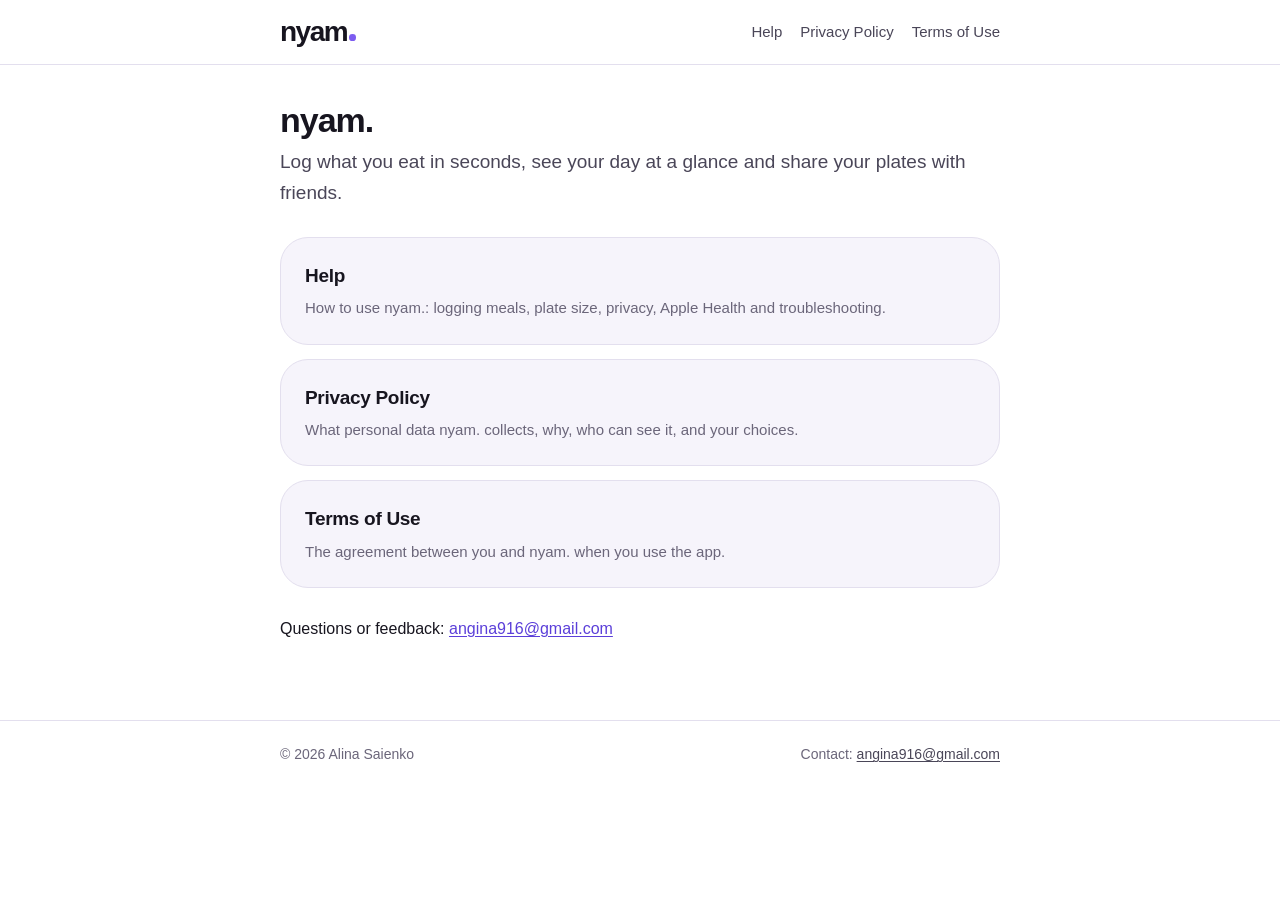
<file: index.html>
<!doctype html>
<html lang="en">
<head>
<meta charset="utf-8">
<meta name="viewport" content="width=device-width,initial-scale=1">
<title>nyam. food diary and calorie tracker</title>
<meta name="description" content="nyam. is an iPhone calorie tracker with a food social feed.">
<meta name="theme-color" content="#08070C">
<link rel="stylesheet" href="style.css">
</head>
<body>
<header class="top"><div class="wrap">
<a class="logo" href="./" aria-label="nyam. home">nyam<span class="dot"></span></a>
<nav><a href="help/">Help</a><a href="privacy/">Privacy Policy</a><a href="terms/">Terms of Use</a></nav>
</div></header>
<main><div class="wrap">
<h1>nyam.</h1><p class="lead">Log what you eat in seconds, see your day at a glance and share your plates with friends.</p><div class="cards"><a class="card" href="help/"><b>Help</b><span>How to use nyam.: logging meals, plate size, privacy, Apple Health and troubleshooting.</span></a><a class="card" href="privacy/"><b>Privacy Policy</b><span>What personal data nyam. collects, why, who can see it, and your choices.</span></a><a class="card" href="terms/"><b>Terms of Use</b><span>The agreement between you and nyam. when you use the app.</span></a></div><p>Questions or feedback: <a href="mailto:angina916@gmail.com">angina916@gmail.com</a></p>
</div></main>
<footer><div class="wrap"><span>&copy; 2026 Alina Saienko</span><span>Contact: <a href="mailto:angina916@gmail.com">angina916@gmail.com</a></span></div></footer>
</body>
</html>
</file>
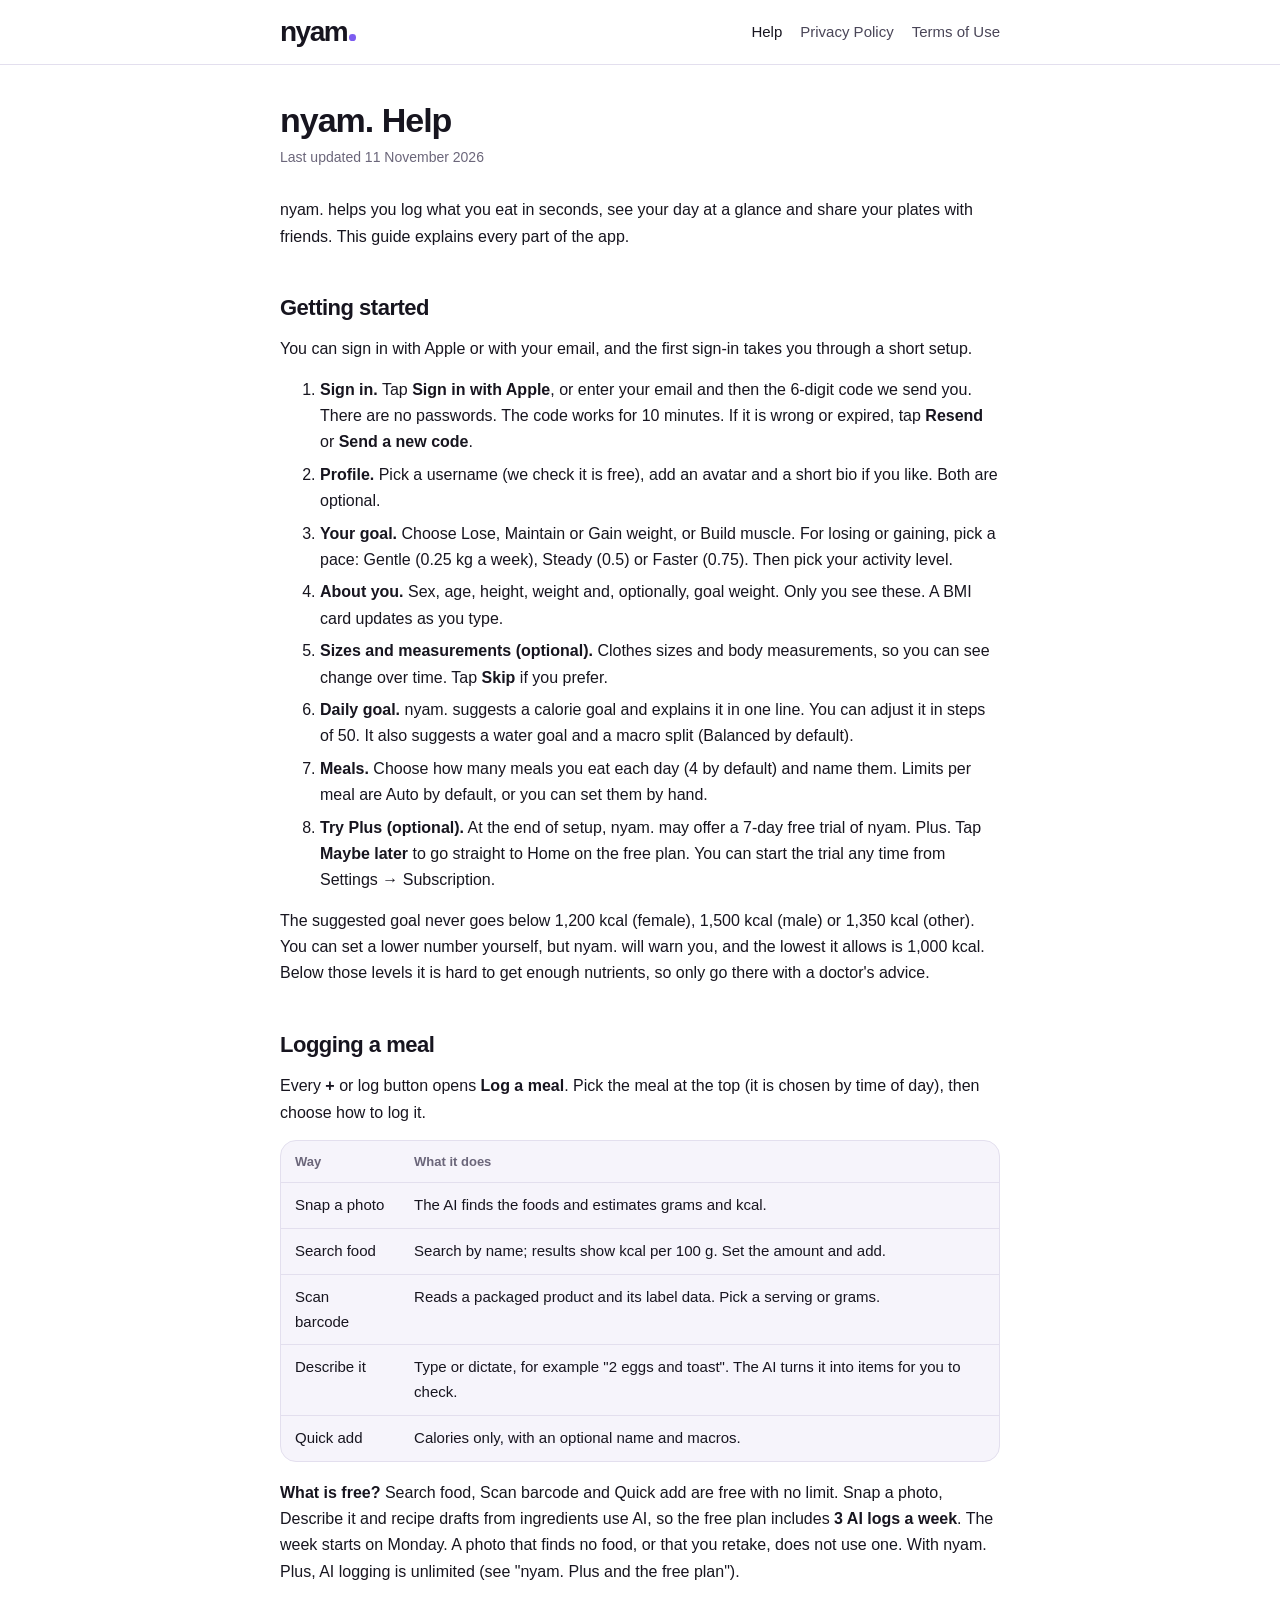
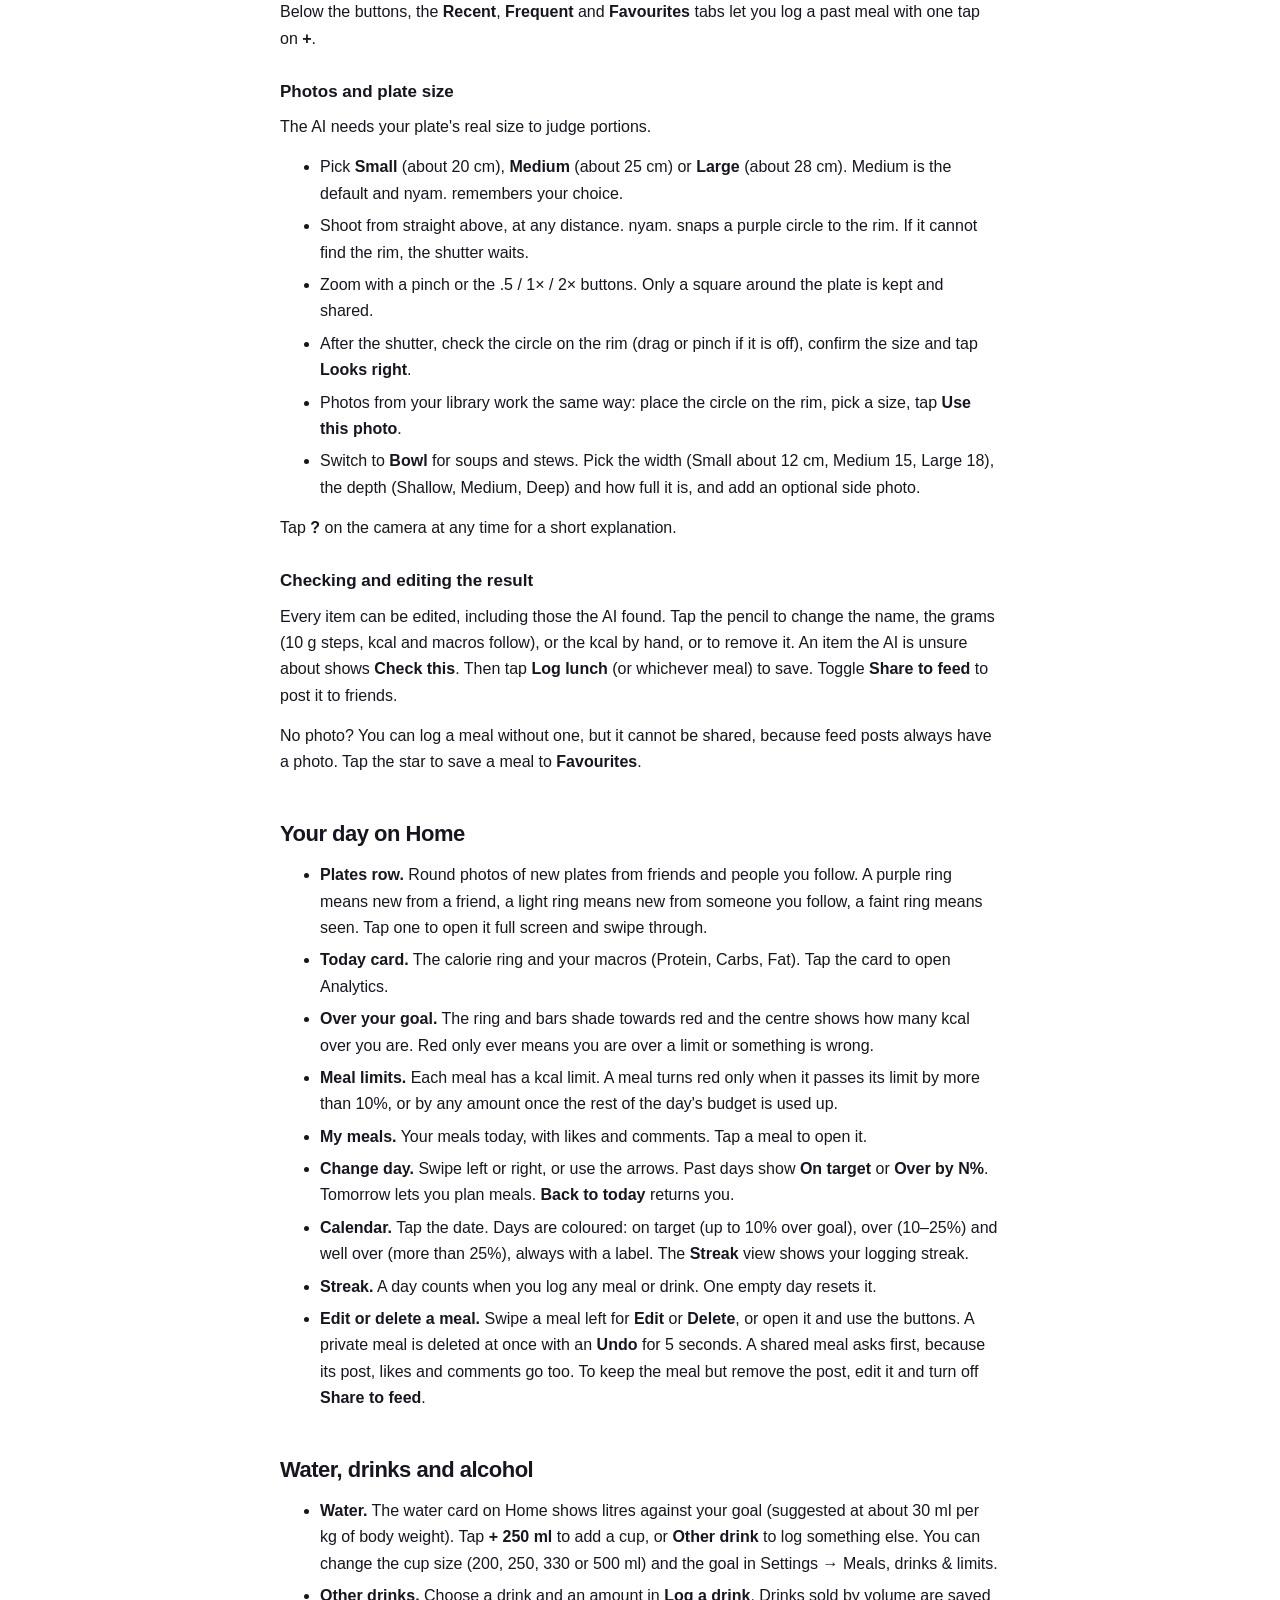
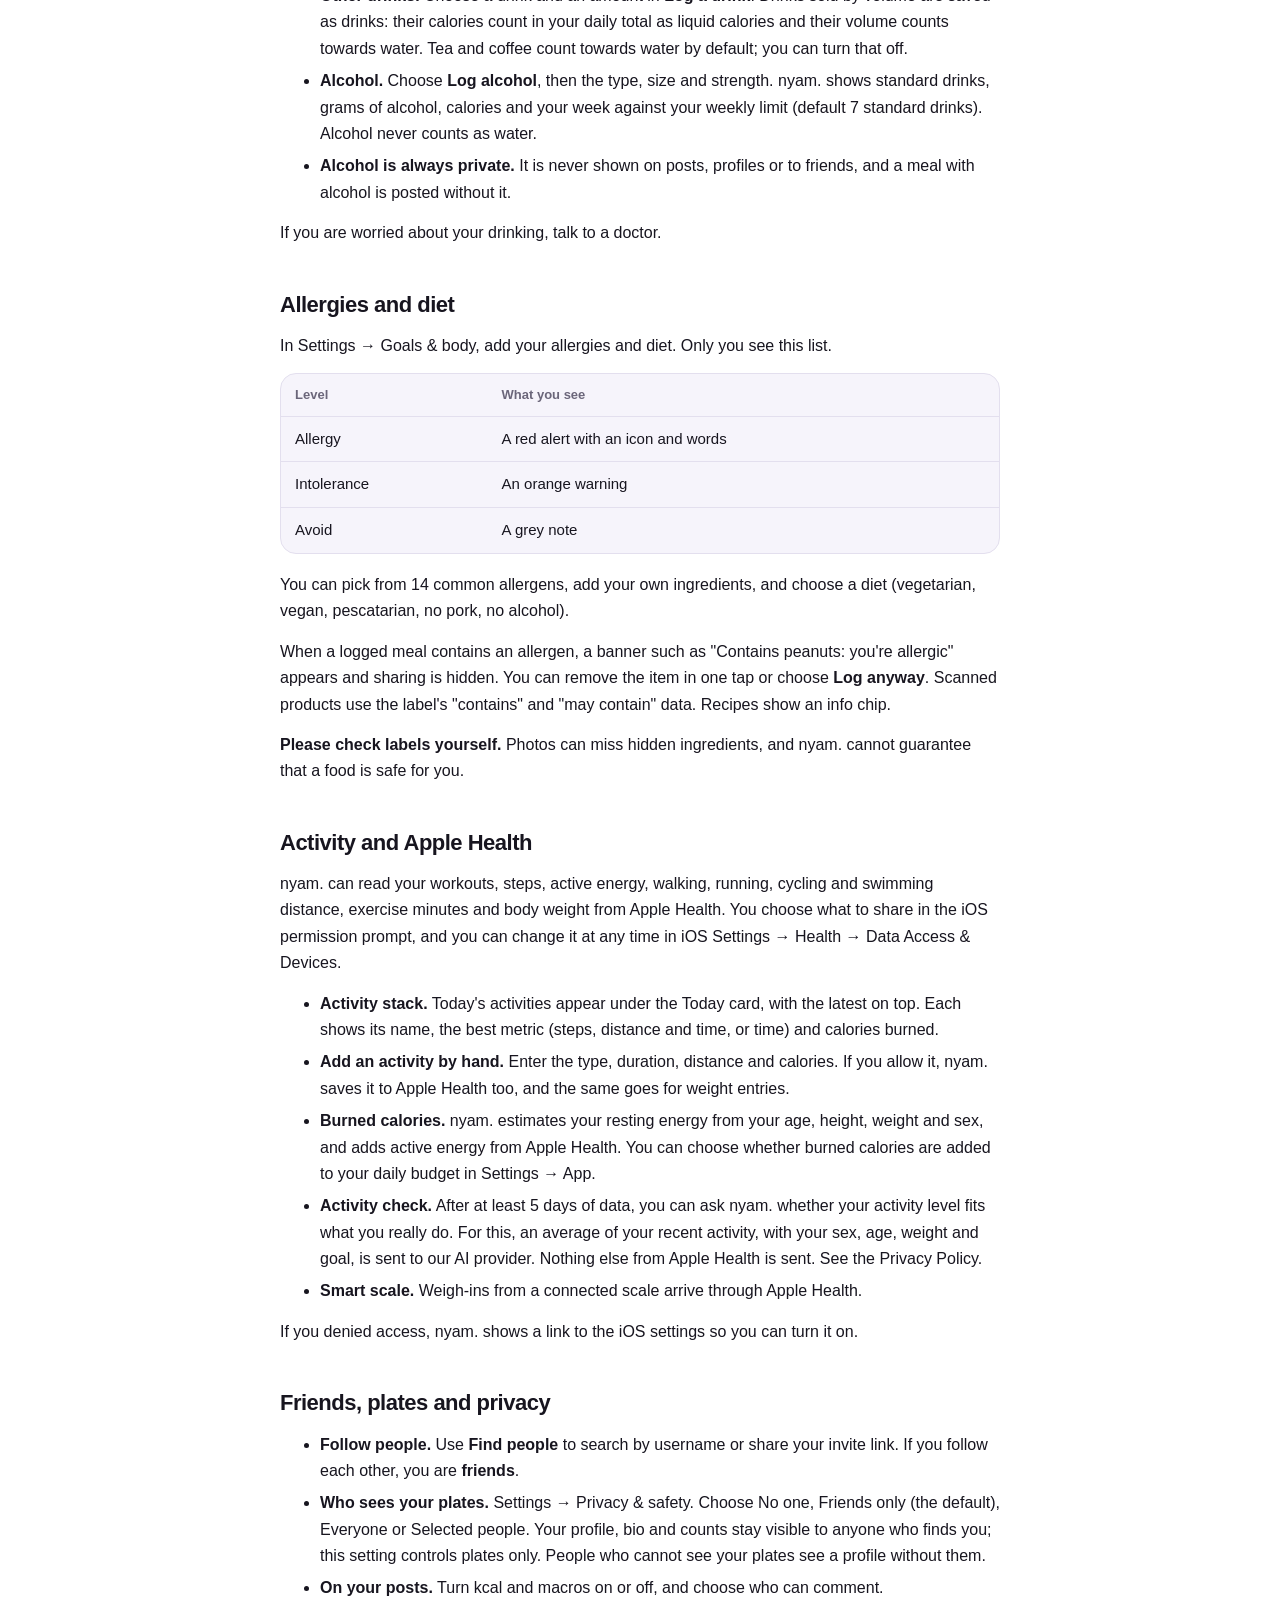
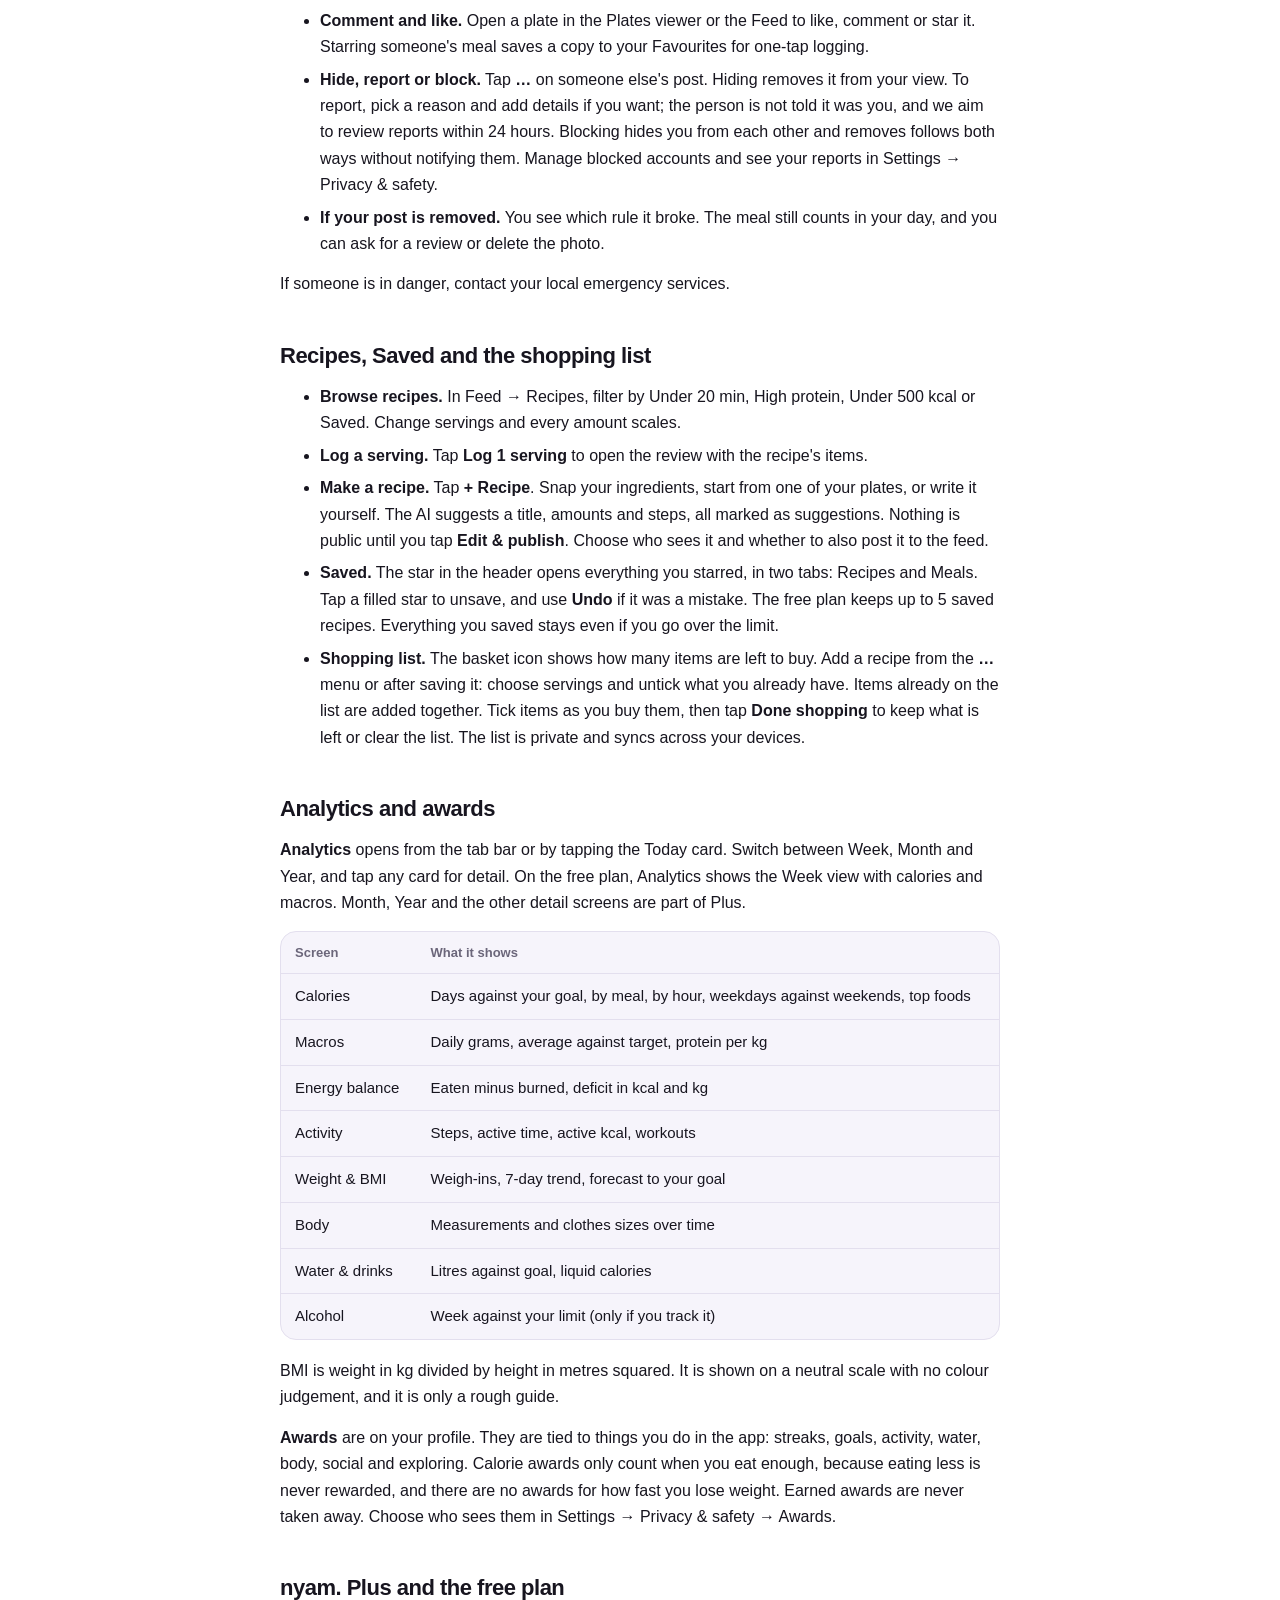
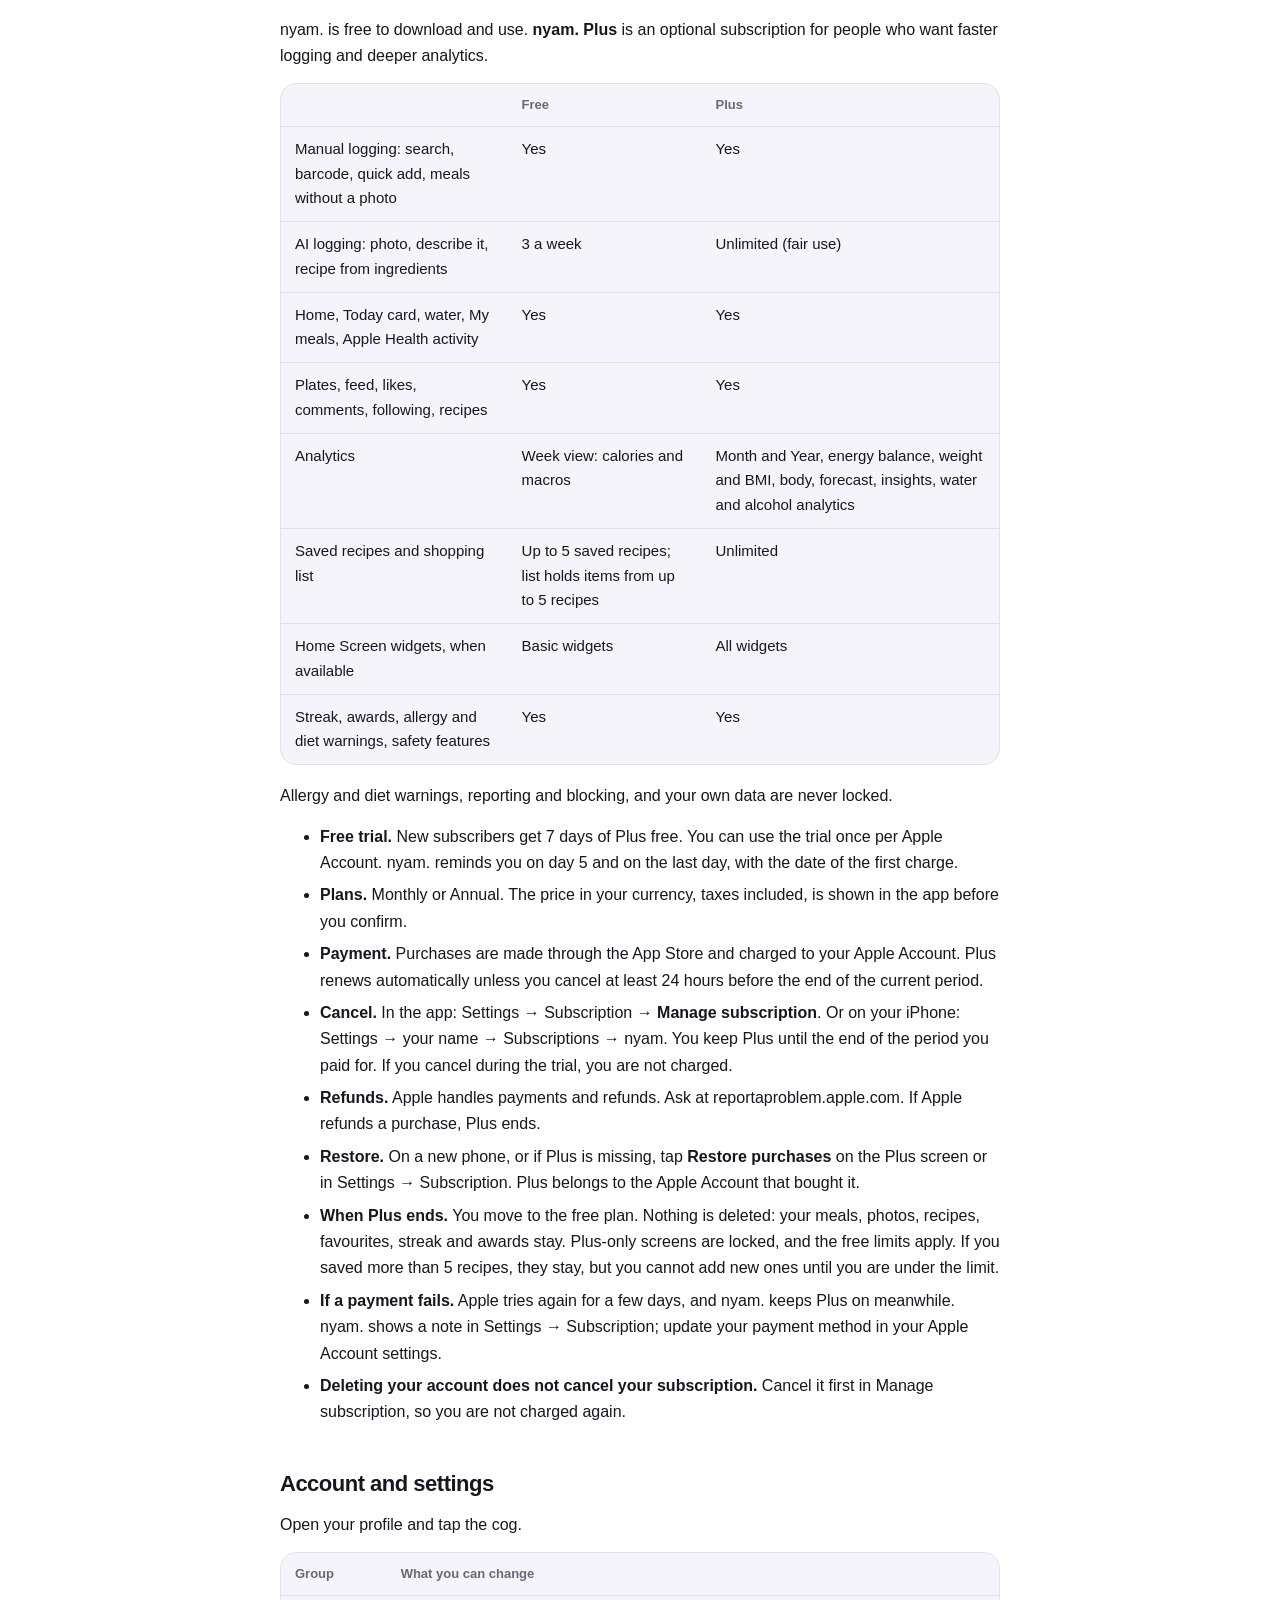
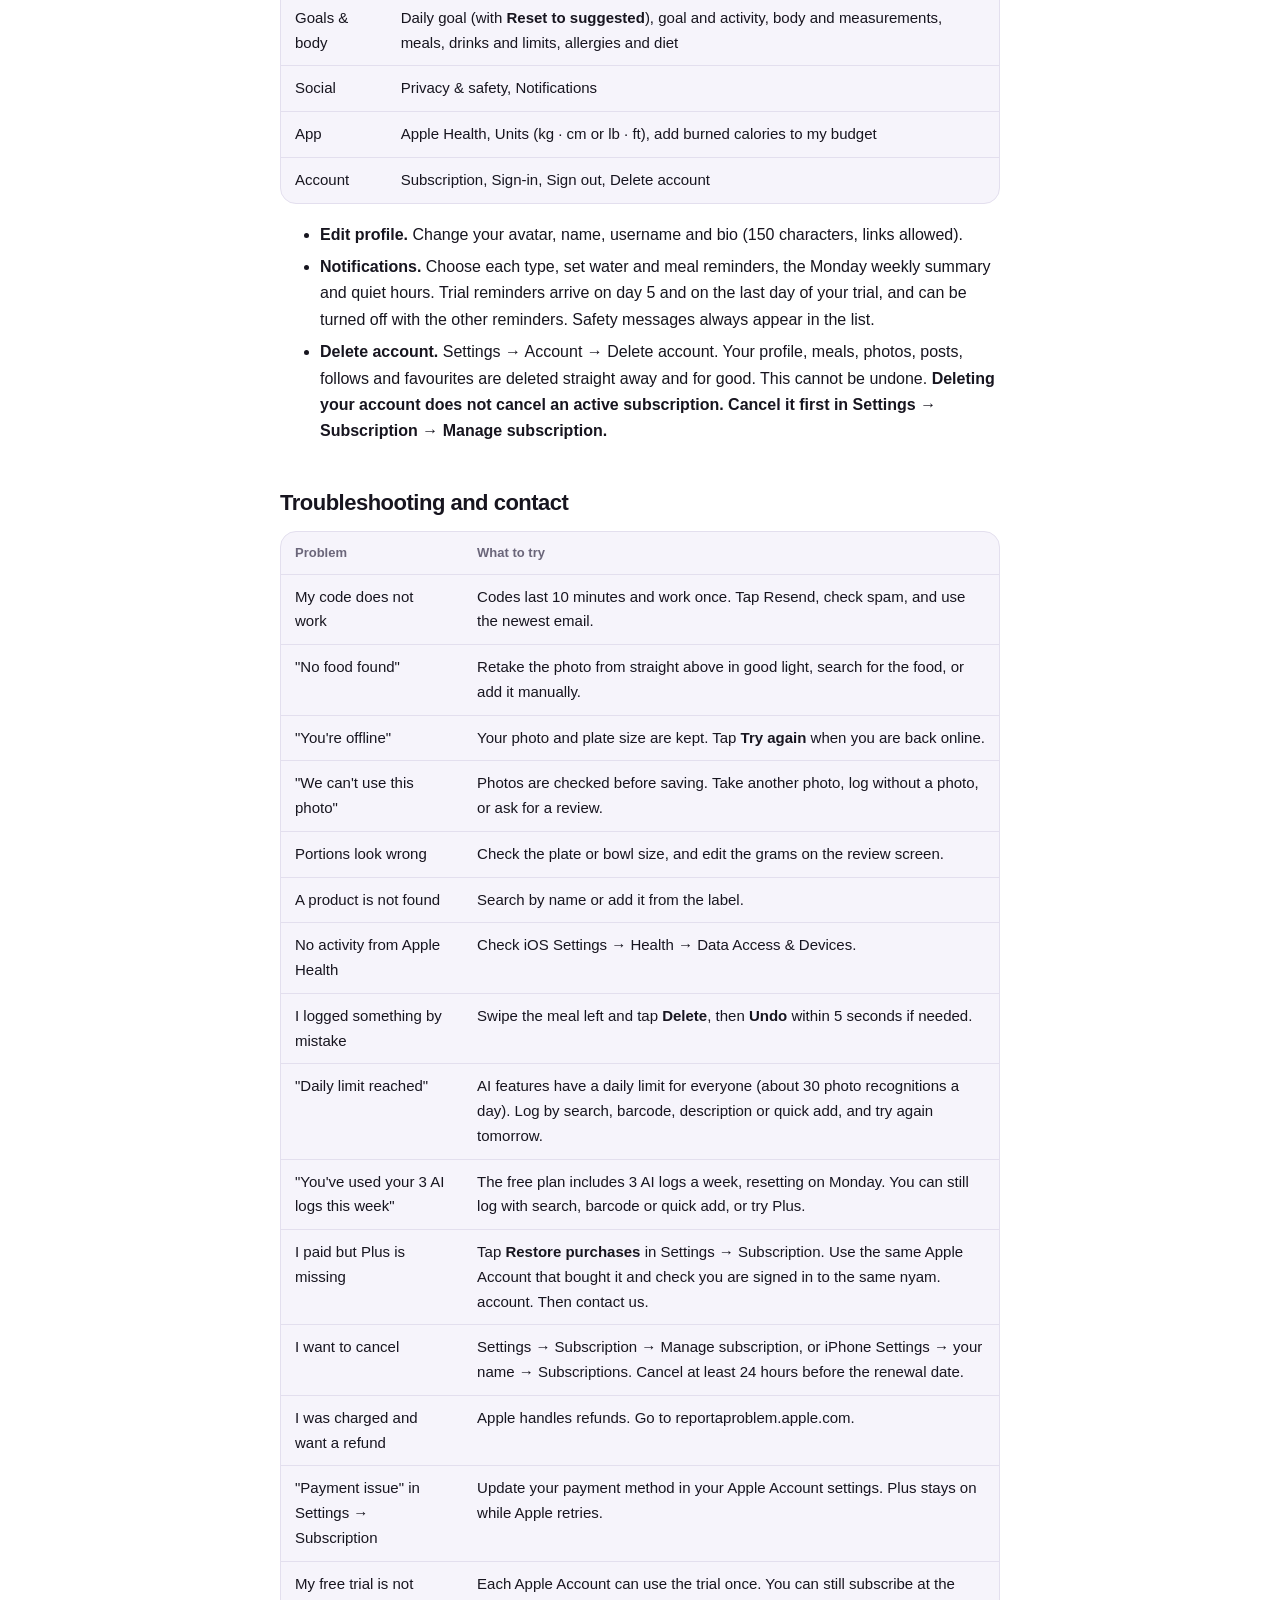
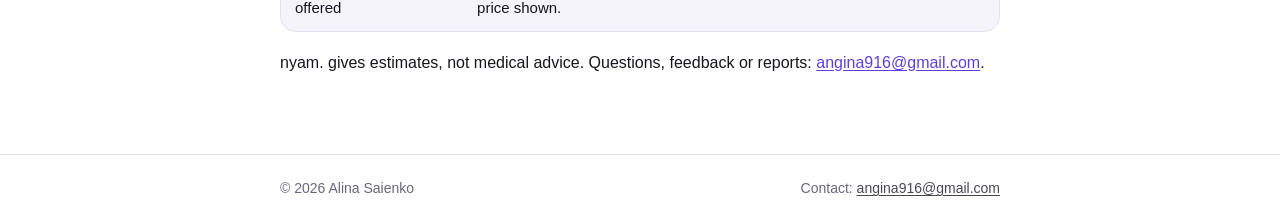
<file: help/index.html>
<!doctype html>
<html lang="en">
<head>
<meta charset="utf-8">
<meta name="viewport" content="width=device-width,initial-scale=1">
<title>nyam. Help</title>
<meta name="description" content="How to use nyam.: logging meals, plate size, privacy, Apple Health and troubleshooting.">
<meta name="theme-color" content="#08070C">
<link rel="stylesheet" href="../style.css">
</head>
<body>
<header class="top"><div class="wrap">
<a class="logo" href="../" aria-label="nyam. home">nyam<span class="dot"></span></a>
<nav><a href="../help/" aria-current="page">Help</a><a href="../privacy/">Privacy Policy</a><a href="../terms/">Terms of Use</a></nav>
</div></header>
<main><div class="wrap">
<h1 id="nyam-help">nyam. Help</h1>
<p class="updated">Last updated 11 November 2026</p>
<p>nyam. helps you log what you eat in seconds, see your day at a glance and share your plates with friends. This guide explains every part of the app.</p>
<h2 id="getting-started">Getting started</h2>
<p>You can sign in with Apple or with your email, and the first sign-in takes you through a short setup.</p>
<ol>
<li><strong>Sign in.</strong> Tap <strong>Sign in with Apple</strong>, or enter your email and then the 6-digit code we send you. There are no passwords. The code works for 10 minutes. If it is wrong or expired, tap <strong>Resend</strong> or <strong>Send a new code</strong>.</li>
<li><strong>Profile.</strong> Pick a username (we check it is free), add an avatar and a short bio if you like. Both are optional.</li>
<li><strong>Your goal.</strong> Choose Lose, Maintain or Gain weight, or Build muscle. For losing or gaining, pick a pace: Gentle (0.25 kg a week), Steady (0.5) or Faster (0.75). Then pick your activity level.</li>
<li><strong>About you.</strong> Sex, age, height, weight and, optionally, goal weight. Only you see these. A BMI card updates as you type.</li>
<li><strong>Sizes and measurements (optional).</strong> Clothes sizes and body measurements, so you can see change over time. Tap <strong>Skip</strong> if you prefer.</li>
<li><strong>Daily goal.</strong> nyam. suggests a calorie goal and explains it in one line. You can adjust it in steps of 50. It also suggests a water goal and a macro split (Balanced by default).</li>
<li><strong>Meals.</strong> Choose how many meals you eat each day (4 by default) and name them. Limits per meal are Auto by default, or you can set them by hand.</li>
<li><strong>Try Plus (optional).</strong> At the end of setup, nyam. may offer a 7-day free trial of nyam. Plus. Tap <strong>Maybe later</strong> to go straight to Home on the free plan. You can start the trial any time from Settings → Subscription.</li>
</ol>
<p>The suggested goal never goes below 1,200 kcal (female), 1,500 kcal (male) or 1,350 kcal (other). You can set a lower number yourself, but nyam. will warn you, and the lowest it allows is 1,000 kcal. Below those levels it is hard to get enough nutrients, so only go there with a doctor's advice.</p>
<h2 id="logging-a-meal">Logging a meal</h2>
<p>Every <strong>+</strong> or log button opens <strong>Log a meal</strong>. Pick the meal at the top (it is chosen by time of day), then choose how to log it.</p>
<div class="tablewrap"><table>
<thead>
<tr>
<th>Way</th>
<th>What it does</th>
</tr>
</thead>
<tbody>
<tr>
<td>Snap a photo</td>
<td>The AI finds the foods and estimates grams and kcal.</td>
</tr>
<tr>
<td>Search food</td>
<td>Search by name; results show kcal per 100 g. Set the amount and add.</td>
</tr>
<tr>
<td>Scan barcode</td>
<td>Reads a packaged product and its label data. Pick a serving or grams.</td>
</tr>
<tr>
<td>Describe it</td>
<td>Type or dictate, for example "2 eggs and toast". The AI turns it into items for you to check.</td>
</tr>
<tr>
<td>Quick add</td>
<td>Calories only, with an optional name and macros.</td>
</tr>
</tbody>
</table></div>
<p><strong>What is free?</strong> Search food, Scan barcode and Quick add are free with no limit. Snap a photo, Describe it and recipe drafts from ingredients use AI, so the free plan includes <strong>3 AI logs a week</strong>. The week starts on Monday. A photo that finds no food, or that you retake, does not use one. With nyam. Plus, AI logging is unlimited (see "nyam. Plus and the free plan").</p>
<p>Below the buttons, the <strong>Recent</strong>, <strong>Frequent</strong> and <strong>Favourites</strong> tabs let you log a past meal with one tap on <strong>+</strong>.</p>
<h3 id="photos-and-plate-size">Photos and plate size</h3>
<p>The AI needs your plate's real size to judge portions.</p>
<ul>
<li>Pick <strong>Small</strong> (about 20 cm), <strong>Medium</strong> (about 25 cm) or <strong>Large</strong> (about 28 cm). Medium is the default and nyam. remembers your choice.</li>
<li>Shoot from straight above, at any distance. nyam. snaps a purple circle to the rim. If it cannot find the rim, the shutter waits.</li>
<li>Zoom with a pinch or the .5 / 1× / 2× buttons. Only a square around the plate is kept and shared.</li>
<li>After the shutter, check the circle on the rim (drag or pinch if it is off), confirm the size and tap <strong>Looks right</strong>.</li>
<li>Photos from your library work the same way: place the circle on the rim, pick a size, tap <strong>Use this photo</strong>.</li>
<li>Switch to <strong>Bowl</strong> for soups and stews. Pick the width (Small about 12 cm, Medium 15, Large 18), the depth (Shallow, Medium, Deep) and how full it is, and add an optional side photo.</li>
</ul>
<p>Tap <strong>?</strong> on the camera at any time for a short explanation.</p>
<h3 id="checking-and-editing-the-result">Checking and editing the result</h3>
<p>Every item can be edited, including those the AI found. Tap the pencil to change the name, the grams (10 g steps, kcal and macros follow), or the kcal by hand, or to remove it. An item the AI is unsure about shows <strong>Check this</strong>. Then tap <strong>Log lunch</strong> (or whichever meal) to save. Toggle <strong>Share to feed</strong> to post it to friends.</p>
<p>No photo? You can log a meal without one, but it cannot be shared, because feed posts always have a photo. Tap the star to save a meal to <strong>Favourites</strong>.</p>
<h2 id="your-day-on-home">Your day on Home</h2>
<ul>
<li><strong>Plates row.</strong> Round photos of new plates from friends and people you follow. A purple ring means new from a friend, a light ring means new from someone you follow, a faint ring means seen. Tap one to open it full screen and swipe through.</li>
<li><strong>Today card.</strong> The calorie ring and your macros (Protein, Carbs, Fat). Tap the card to open Analytics.</li>
<li><strong>Over your goal.</strong> The ring and bars shade towards red and the centre shows how many kcal over you are. Red only ever means you are over a limit or something is wrong.</li>
<li><strong>Meal limits.</strong> Each meal has a kcal limit. A meal turns red only when it passes its limit by more than 10%, or by any amount once the rest of the day's budget is used up.</li>
<li><strong>My meals.</strong> Your meals today, with likes and comments. Tap a meal to open it.</li>
<li><strong>Change day.</strong> Swipe left or right, or use the arrows. Past days show <strong>On target</strong> or <strong>Over by N%</strong>. Tomorrow lets you plan meals. <strong>Back to today</strong> returns you.</li>
<li><strong>Calendar.</strong> Tap the date. Days are coloured: on target (up to 10% over goal), over (10–25%) and well over (more than 25%), always with a label. The <strong>Streak</strong> view shows your logging streak.</li>
<li><strong>Streak.</strong> A day counts when you log any meal or drink. One empty day resets it.</li>
<li><strong>Edit or delete a meal.</strong> Swipe a meal left for <strong>Edit</strong> or <strong>Delete</strong>, or open it and use the buttons. A private meal is deleted at once with an <strong>Undo</strong> for 5 seconds. A shared meal asks first, because its post, likes and comments go too. To keep the meal but remove the post, edit it and turn off <strong>Share to feed</strong>.</li>
</ul>
<h2 id="water-drinks-and-alcohol">Water, drinks and alcohol</h2>
<ul>
<li><strong>Water.</strong> The water card on Home shows litres against your goal (suggested at about 30 ml per kg of body weight). Tap <strong>+ 250 ml</strong> to add a cup, or <strong>Other drink</strong> to log something else. You can change the cup size (200, 250, 330 or 500 ml) and the goal in Settings → Meals, drinks &amp; limits.</li>
<li><strong>Other drinks.</strong> Choose a drink and an amount in <strong>Log a drink</strong>. Drinks sold by volume are saved as drinks: their calories count in your daily total as liquid calories and their volume counts towards water. Tea and coffee count towards water by default; you can turn that off.</li>
<li><strong>Alcohol.</strong> Choose <strong>Log alcohol</strong>, then the type, size and strength. nyam. shows standard drinks, grams of alcohol, calories and your week against your weekly limit (default 7 standard drinks). Alcohol never counts as water.</li>
<li><strong>Alcohol is always private.</strong> It is never shown on posts, profiles or to friends, and a meal with alcohol is posted without it.</li>
</ul>
<p>If you are worried about your drinking, talk to a doctor.</p>
<h2 id="allergies-and-diet">Allergies and diet</h2>
<p>In Settings → Goals &amp; body, add your allergies and diet. Only you see this list.</p>
<div class="tablewrap"><table>
<thead>
<tr>
<th>Level</th>
<th>What you see</th>
</tr>
</thead>
<tbody>
<tr>
<td>Allergy</td>
<td>A red alert with an icon and words</td>
</tr>
<tr>
<td>Intolerance</td>
<td>An orange warning</td>
</tr>
<tr>
<td>Avoid</td>
<td>A grey note</td>
</tr>
</tbody>
</table></div>
<p>You can pick from 14 common allergens, add your own ingredients, and choose a diet (vegetarian, vegan, pescatarian, no pork, no alcohol).</p>
<p>When a logged meal contains an allergen, a banner such as "Contains peanuts: you're allergic" appears and sharing is hidden. You can remove the item in one tap or choose <strong>Log anyway</strong>. Scanned products use the label's "contains" and "may contain" data. Recipes show an info chip.</p>
<p><strong>Please check labels yourself.</strong> Photos can miss hidden ingredients, and nyam. cannot guarantee that a food is safe for you.</p>
<h2 id="activity-and-apple-health">Activity and Apple Health</h2>
<p>nyam. can read your workouts, steps, active energy, walking, running, cycling and swimming distance, exercise minutes and body weight from Apple Health. You choose what to share in the iOS permission prompt, and you can change it at any time in iOS Settings → Health → Data Access &amp; Devices.</p>
<ul>
<li><strong>Activity stack.</strong> Today's activities appear under the Today card, with the latest on top. Each shows its name, the best metric (steps, distance and time, or time) and calories burned.</li>
<li><strong>Add an activity by hand.</strong> Enter the type, duration, distance and calories. If you allow it, nyam. saves it to Apple Health too, and the same goes for weight entries.</li>
<li><strong>Burned calories.</strong> nyam. estimates your resting energy from your age, height, weight and sex, and adds active energy from Apple Health. You can choose whether burned calories are added to your daily budget in Settings → App.</li>
<li><strong>Activity check.</strong> After at least 5 days of data, you can ask nyam. whether your activity level fits what you really do. For this, an average of your recent activity, with your sex, age, weight and goal, is sent to our AI provider. Nothing else from Apple Health is sent. See the Privacy Policy.</li>
<li><strong>Smart scale.</strong> Weigh-ins from a connected scale arrive through Apple Health.</li>
</ul>
<p>If you denied access, nyam. shows a link to the iOS settings so you can turn it on.</p>
<h2 id="friends-plates-and-privacy">Friends, plates and privacy</h2>
<ul>
<li><strong>Follow people.</strong> Use <strong>Find people</strong> to search by username or share your invite link. If you follow each other, you are <strong>friends</strong>.</li>
<li><strong>Who sees your plates.</strong> Settings → Privacy &amp; safety. Choose No one, Friends only (the default), Everyone or Selected people. Your profile, bio and counts stay visible to anyone who finds you; this setting controls plates only. People who cannot see your plates see a profile without them.</li>
<li><strong>On your posts.</strong> Turn kcal and macros on or off, and choose who can comment.</li>
<li><strong>Comment and like.</strong> Open a plate in the Plates viewer or the Feed to like, comment or star it. Starring someone's meal saves a copy to your Favourites for one-tap logging.</li>
<li><strong>Hide, report or block.</strong> Tap <strong>…</strong> on someone else's post. Hiding removes it from your view. To report, pick a reason and add details if you want; the person is not told it was you, and we aim to review reports within 24 hours. Blocking hides you from each other and removes follows both ways without notifying them. Manage blocked accounts and see your reports in Settings → Privacy &amp; safety.</li>
<li><strong>If your post is removed.</strong> You see which rule it broke. The meal still counts in your day, and you can ask for a review or delete the photo.</li>
</ul>
<p>If someone is in danger, contact your local emergency services.</p>
<h2 id="recipes-saved-and-the-shopping-list">Recipes, Saved and the shopping list</h2>
<ul>
<li><strong>Browse recipes.</strong> In Feed → Recipes, filter by Under 20 min, High protein, Under 500 kcal or Saved. Change servings and every amount scales.</li>
<li><strong>Log a serving.</strong> Tap <strong>Log 1 serving</strong> to open the review with the recipe's items.</li>
<li><strong>Make a recipe.</strong> Tap <strong>+ Recipe</strong>. Snap your ingredients, start from one of your plates, or write it yourself. The AI suggests a title, amounts and steps, all marked as suggestions. Nothing is public until you tap <strong>Edit &amp; publish</strong>. Choose who sees it and whether to also post it to the feed.</li>
<li><strong>Saved.</strong> The star in the header opens everything you starred, in two tabs: Recipes and Meals. Tap a filled star to unsave, and use <strong>Undo</strong> if it was a mistake. The free plan keeps up to 5 saved recipes. Everything you saved stays even if you go over the limit.</li>
<li><strong>Shopping list.</strong> The basket icon shows how many items are left to buy. Add a recipe from the <strong>…</strong> menu or after saving it: choose servings and untick what you already have. Items already on the list are added together. Tick items as you buy them, then tap <strong>Done shopping</strong> to keep what is left or clear the list. The list is private and syncs across your devices.</li>
</ul>
<h2 id="analytics-and-awards">Analytics and awards</h2>
<p><strong>Analytics</strong> opens from the tab bar or by tapping the Today card. Switch between Week, Month and Year, and tap any card for detail. On the free plan, Analytics shows the Week view with calories and macros. Month, Year and the other detail screens are part of Plus.</p>
<div class="tablewrap"><table>
<thead>
<tr>
<th>Screen</th>
<th>What it shows</th>
</tr>
</thead>
<tbody>
<tr>
<td>Calories</td>
<td>Days against your goal, by meal, by hour, weekdays against weekends, top foods</td>
</tr>
<tr>
<td>Macros</td>
<td>Daily grams, average against target, protein per kg</td>
</tr>
<tr>
<td>Energy balance</td>
<td>Eaten minus burned, deficit in kcal and kg</td>
</tr>
<tr>
<td>Activity</td>
<td>Steps, active time, active kcal, workouts</td>
</tr>
<tr>
<td>Weight &amp; BMI</td>
<td>Weigh-ins, 7-day trend, forecast to your goal</td>
</tr>
<tr>
<td>Body</td>
<td>Measurements and clothes sizes over time</td>
</tr>
<tr>
<td>Water &amp; drinks</td>
<td>Litres against goal, liquid calories</td>
</tr>
<tr>
<td>Alcohol</td>
<td>Week against your limit (only if you track it)</td>
</tr>
</tbody>
</table></div>
<p>BMI is weight in kg divided by height in metres squared. It is shown on a neutral scale with no colour judgement, and it is only a rough guide.</p>
<p><strong>Awards</strong> are on your profile. They are tied to things you do in the app: streaks, goals, activity, water, body, social and exploring. Calorie awards only count when you eat enough, because eating less is never rewarded, and there are no awards for how fast you lose weight. Earned awards are never taken away. Choose who sees them in Settings → Privacy &amp; safety → Awards.</p>
<h2 id="nyam-plus-and-the-free-plan">nyam. Plus and the free plan</h2>
<p>nyam. is free to download and use. <strong>nyam. Plus</strong> is an optional subscription for people who want faster logging and deeper analytics.</p>
<div class="tablewrap"><table>
<thead>
<tr>
<th></th>
<th>Free</th>
<th>Plus</th>
</tr>
</thead>
<tbody>
<tr>
<td>Manual logging: search, barcode, quick add, meals without a photo</td>
<td>Yes</td>
<td>Yes</td>
</tr>
<tr>
<td>AI logging: photo, describe it, recipe from ingredients</td>
<td>3 a week</td>
<td>Unlimited (fair use)</td>
</tr>
<tr>
<td>Home, Today card, water, My meals, Apple Health activity</td>
<td>Yes</td>
<td>Yes</td>
</tr>
<tr>
<td>Plates, feed, likes, comments, following, recipes</td>
<td>Yes</td>
<td>Yes</td>
</tr>
<tr>
<td>Analytics</td>
<td>Week view: calories and macros</td>
<td>Month and Year, energy balance, weight and BMI, body, forecast, insights, water and alcohol analytics</td>
</tr>
<tr>
<td>Saved recipes and shopping list</td>
<td>Up to 5 saved recipes; list holds items from up to 5 recipes</td>
<td>Unlimited</td>
</tr>
<tr>
<td>Home Screen widgets, when available</td>
<td>Basic widgets</td>
<td>All widgets</td>
</tr>
<tr>
<td>Streak, awards, allergy and diet warnings, safety features</td>
<td>Yes</td>
<td>Yes</td>
</tr>
</tbody>
</table></div>
<p>Allergy and diet warnings, reporting and blocking, and your own data are never locked.</p>
<ul>
<li><strong>Free trial.</strong> New subscribers get 7 days of Plus free. You can use the trial once per Apple Account. nyam. reminds you on day 5 and on the last day, with the date of the first charge.</li>
<li><strong>Plans.</strong> Monthly or Annual. The price in your currency, taxes included, is shown in the app before you confirm.</li>
<li><strong>Payment.</strong> Purchases are made through the App Store and charged to your Apple Account. Plus renews automatically unless you cancel at least 24 hours before the end of the current period.</li>
<li><strong>Cancel.</strong> In the app: Settings → Subscription → <strong>Manage subscription</strong>. Or on your iPhone: Settings → your name → Subscriptions → nyam. You keep Plus until the end of the period you paid for. If you cancel during the trial, you are not charged.</li>
<li><strong>Refunds.</strong> Apple handles payments and refunds. Ask at reportaproblem.apple.com. If Apple refunds a purchase, Plus ends.</li>
<li><strong>Restore.</strong> On a new phone, or if Plus is missing, tap <strong>Restore purchases</strong> on the Plus screen or in Settings → Subscription. Plus belongs to the Apple Account that bought it.</li>
<li><strong>When Plus ends.</strong> You move to the free plan. Nothing is deleted: your meals, photos, recipes, favourites, streak and awards stay. Plus-only screens are locked, and the free limits apply. If you saved more than 5 recipes, they stay, but you cannot add new ones until you are under the limit.</li>
<li><strong>If a payment fails.</strong> Apple tries again for a few days, and nyam. keeps Plus on meanwhile. nyam. shows a note in Settings → Subscription; update your payment method in your Apple Account settings.</li>
<li><strong>Deleting your account does not cancel your subscription.</strong> Cancel it first in Manage subscription, so you are not charged again.</li>
</ul>
<h2 id="account-and-settings">Account and settings</h2>
<p>Open your profile and tap the cog.</p>
<div class="tablewrap"><table>
<thead>
<tr>
<th>Group</th>
<th>What you can change</th>
</tr>
</thead>
<tbody>
<tr>
<td>Goals &amp; body</td>
<td>Daily goal (with <strong>Reset to suggested</strong>), goal and activity, body and measurements, meals, drinks and limits, allergies and diet</td>
</tr>
<tr>
<td>Social</td>
<td>Privacy &amp; safety, Notifications</td>
</tr>
<tr>
<td>App</td>
<td>Apple Health, Units (kg · cm or lb · ft), add burned calories to my budget</td>
</tr>
<tr>
<td>Account</td>
<td>Subscription, Sign-in, Sign out, Delete account</td>
</tr>
</tbody>
</table></div>
<ul>
<li><strong>Edit profile.</strong> Change your avatar, name, username and bio (150 characters, links allowed).</li>
<li><strong>Notifications.</strong> Choose each type, set water and meal reminders, the Monday weekly summary and quiet hours. Trial reminders arrive on day 5 and on the last day of your trial, and can be turned off with the other reminders. Safety messages always appear in the list.</li>
<li><strong>Delete account.</strong> Settings → Account → Delete account. Your profile, meals, photos, posts, follows and favourites are deleted straight away and for good. This cannot be undone. <strong>Deleting your account does not cancel an active subscription. Cancel it first in Settings → Subscription → Manage subscription.</strong></li>
</ul>
<h2 id="troubleshooting-and-contact">Troubleshooting and contact</h2>
<div class="tablewrap"><table>
<thead>
<tr>
<th>Problem</th>
<th>What to try</th>
</tr>
</thead>
<tbody>
<tr>
<td>My code does not work</td>
<td>Codes last 10 minutes and work once. Tap Resend, check spam, and use the newest email.</td>
</tr>
<tr>
<td>"No food found"</td>
<td>Retake the photo from straight above in good light, search for the food, or add it manually.</td>
</tr>
<tr>
<td>"You're offline"</td>
<td>Your photo and plate size are kept. Tap <strong>Try again</strong> when you are back online.</td>
</tr>
<tr>
<td>"We can't use this photo"</td>
<td>Photos are checked before saving. Take another photo, log without a photo, or ask for a review.</td>
</tr>
<tr>
<td>Portions look wrong</td>
<td>Check the plate or bowl size, and edit the grams on the review screen.</td>
</tr>
<tr>
<td>A product is not found</td>
<td>Search by name or add it from the label.</td>
</tr>
<tr>
<td>No activity from Apple Health</td>
<td>Check iOS Settings → Health → Data Access &amp; Devices.</td>
</tr>
<tr>
<td>I logged something by mistake</td>
<td>Swipe the meal left and tap <strong>Delete</strong>, then <strong>Undo</strong> within 5 seconds if needed.</td>
</tr>
<tr>
<td>"Daily limit reached"</td>
<td>AI features have a daily limit for everyone (about 30 photo recognitions a day). Log by search, barcode, description or quick add, and try again tomorrow.</td>
</tr>
<tr>
<td>"You've used your 3 AI logs this week"</td>
<td>The free plan includes 3 AI logs a week, resetting on Monday. You can still log with search, barcode or quick add, or try Plus.</td>
</tr>
<tr>
<td>I paid but Plus is missing</td>
<td>Tap <strong>Restore purchases</strong> in Settings → Subscription. Use the same Apple Account that bought it and check you are signed in to the same nyam. account. Then contact us.</td>
</tr>
<tr>
<td>I want to cancel</td>
<td>Settings → Subscription → Manage subscription, or iPhone Settings → your name → Subscriptions. Cancel at least 24 hours before the renewal date.</td>
</tr>
<tr>
<td>I was charged and want a refund</td>
<td>Apple handles refunds. Go to reportaproblem.apple.com.</td>
</tr>
<tr>
<td>"Payment issue" in Settings → Subscription</td>
<td>Update your payment method in your Apple Account settings. Plus stays on while Apple retries.</td>
</tr>
<tr>
<td>My free trial is not offered</td>
<td>Each Apple Account can use the trial once. You can still subscribe at the price shown.</td>
</tr>
</tbody>
</table></div>
<p>nyam. gives estimates, not medical advice. Questions, feedback or reports: <a href="mailto:angina916@gmail.com">angina916@gmail.com</a>.</p>
</div></main>
<footer><div class="wrap"><span>&copy; 2026 Alina Saienko</span><span>Contact: <a href="mailto:angina916@gmail.com">angina916@gmail.com</a></span></div></footer>
</body>
</html>
</file>
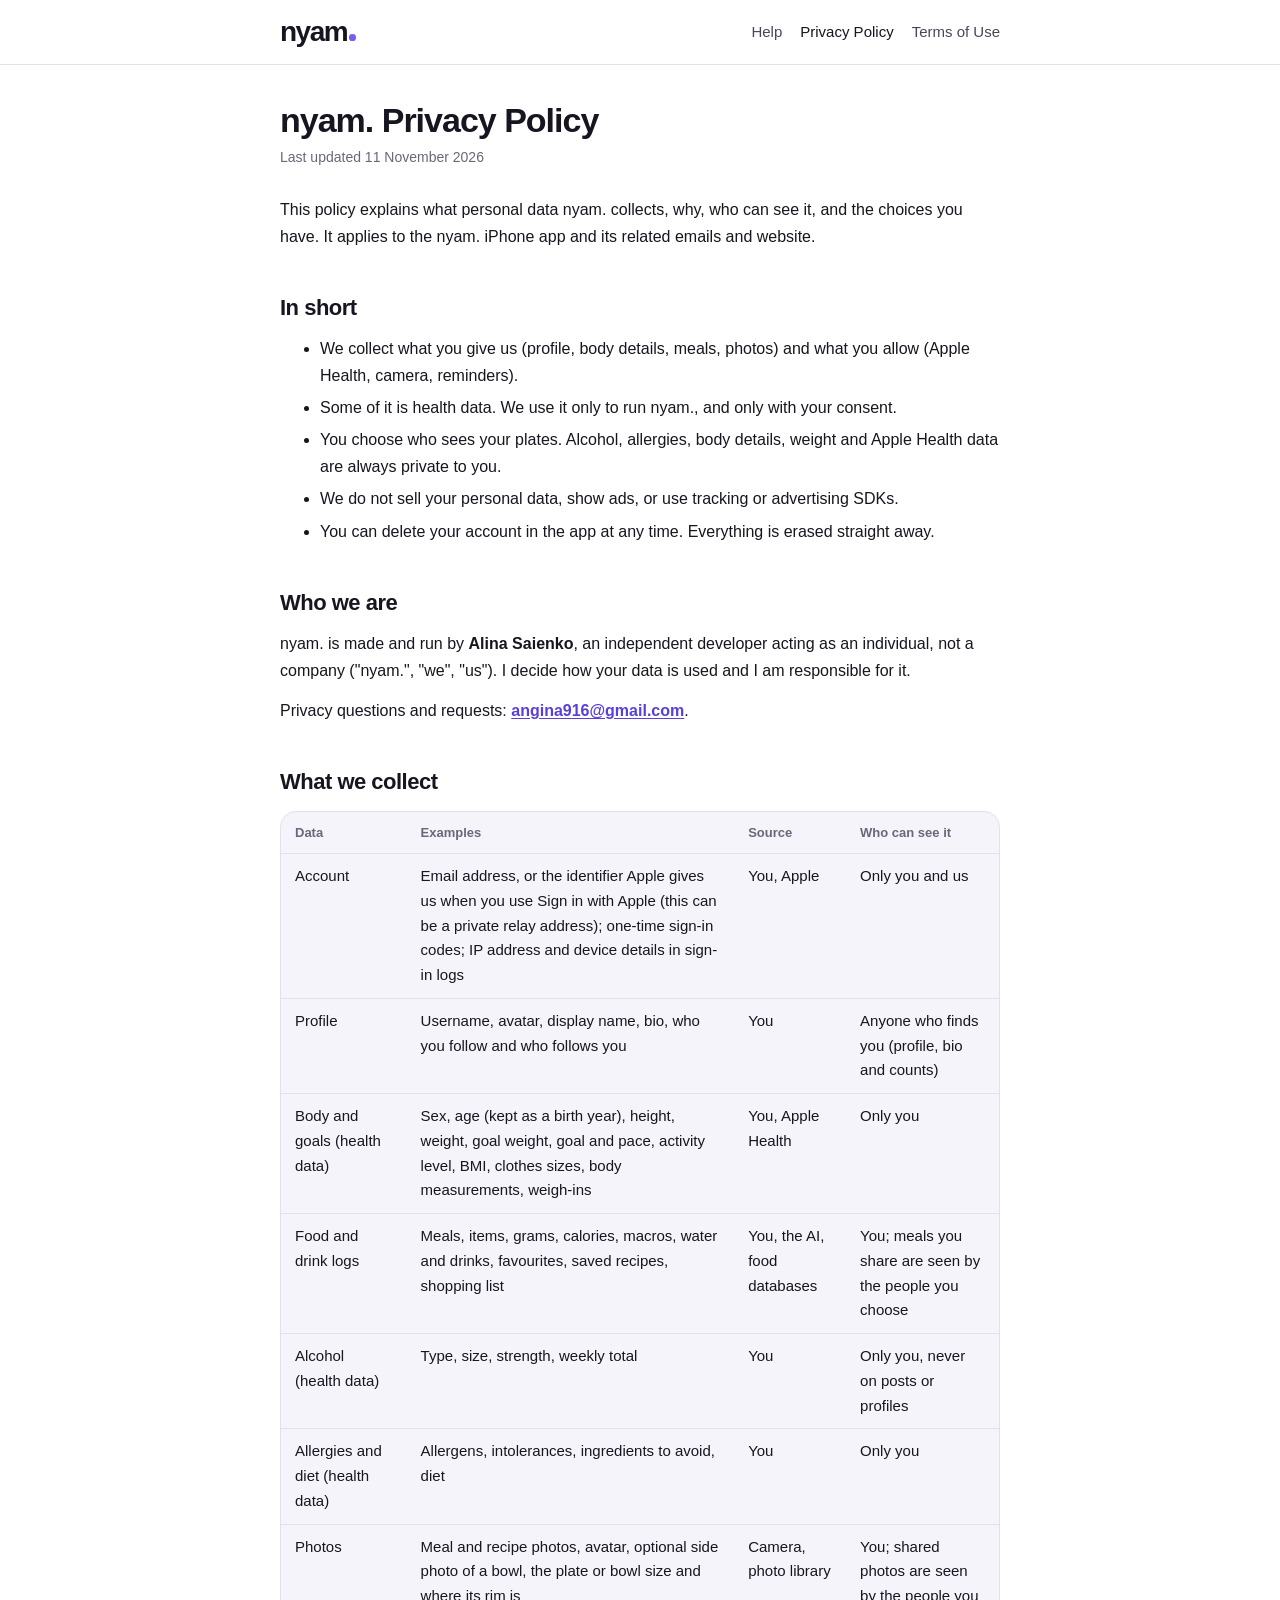
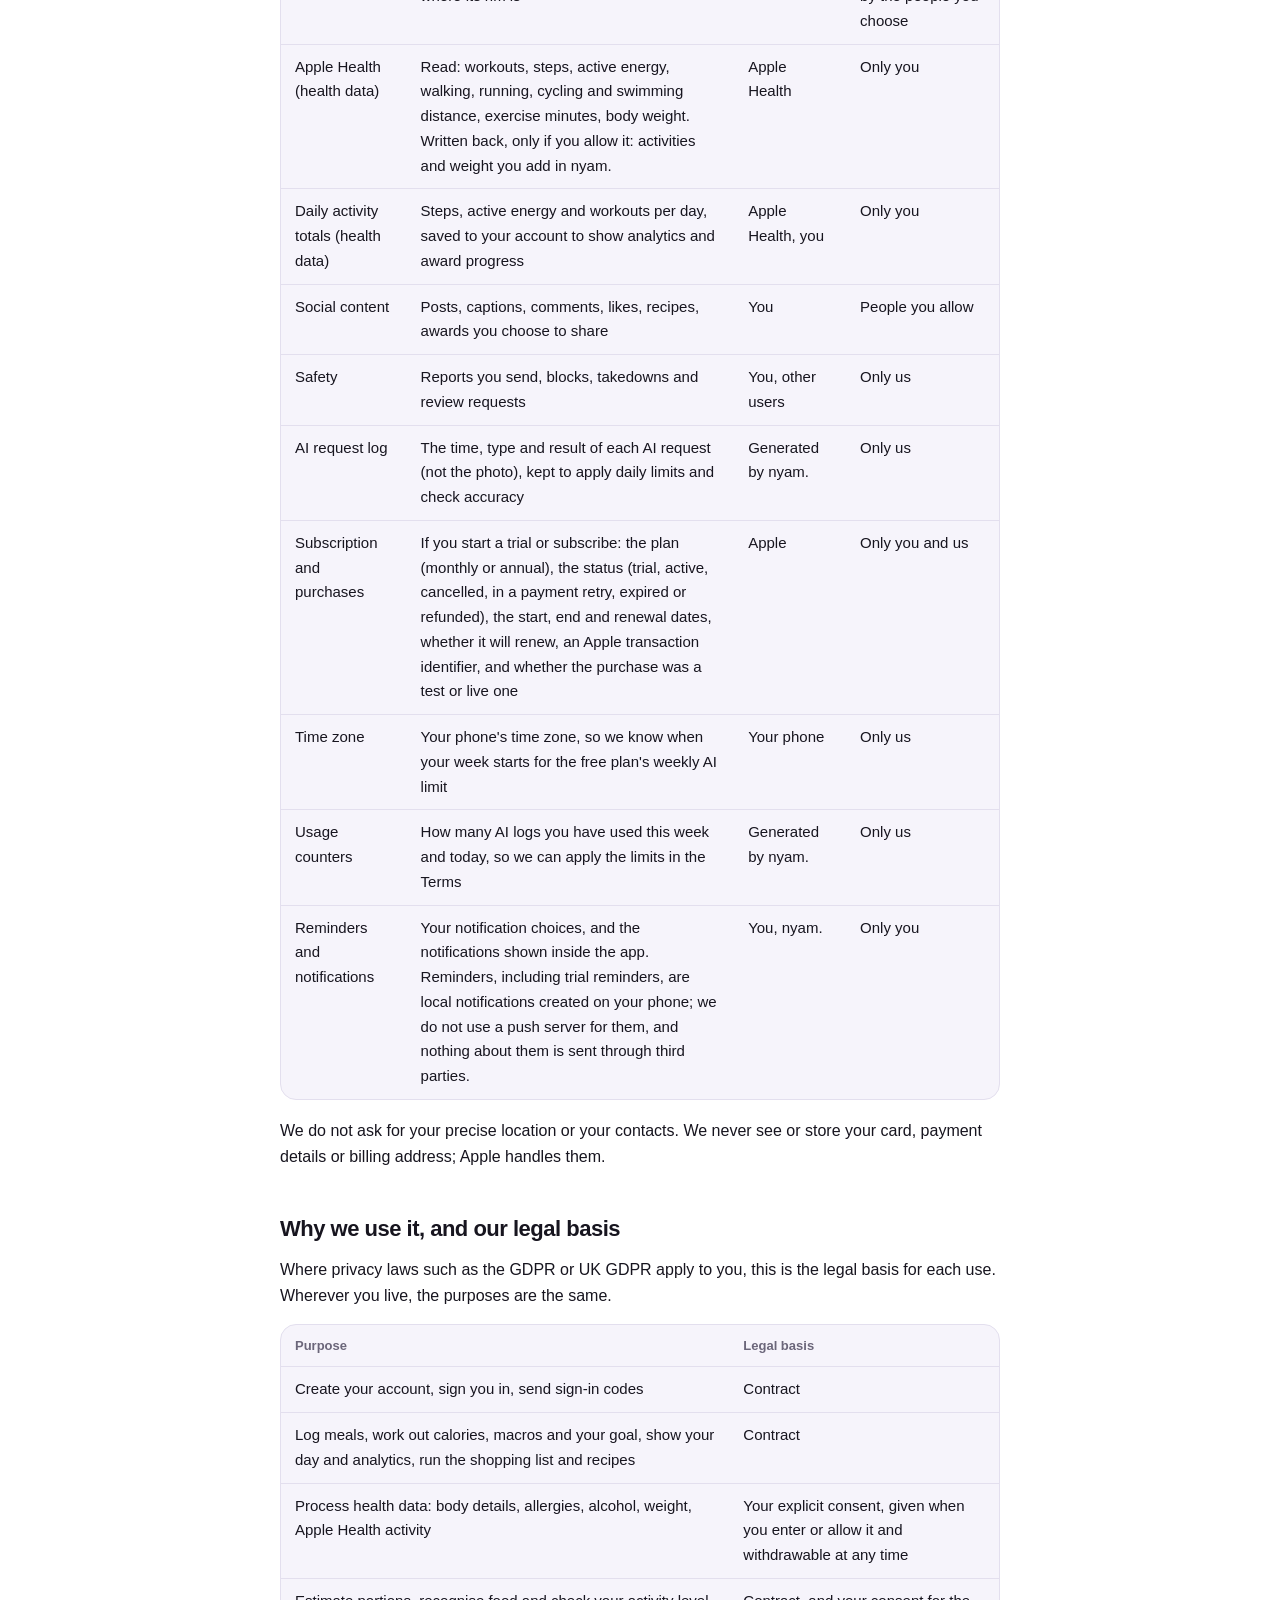
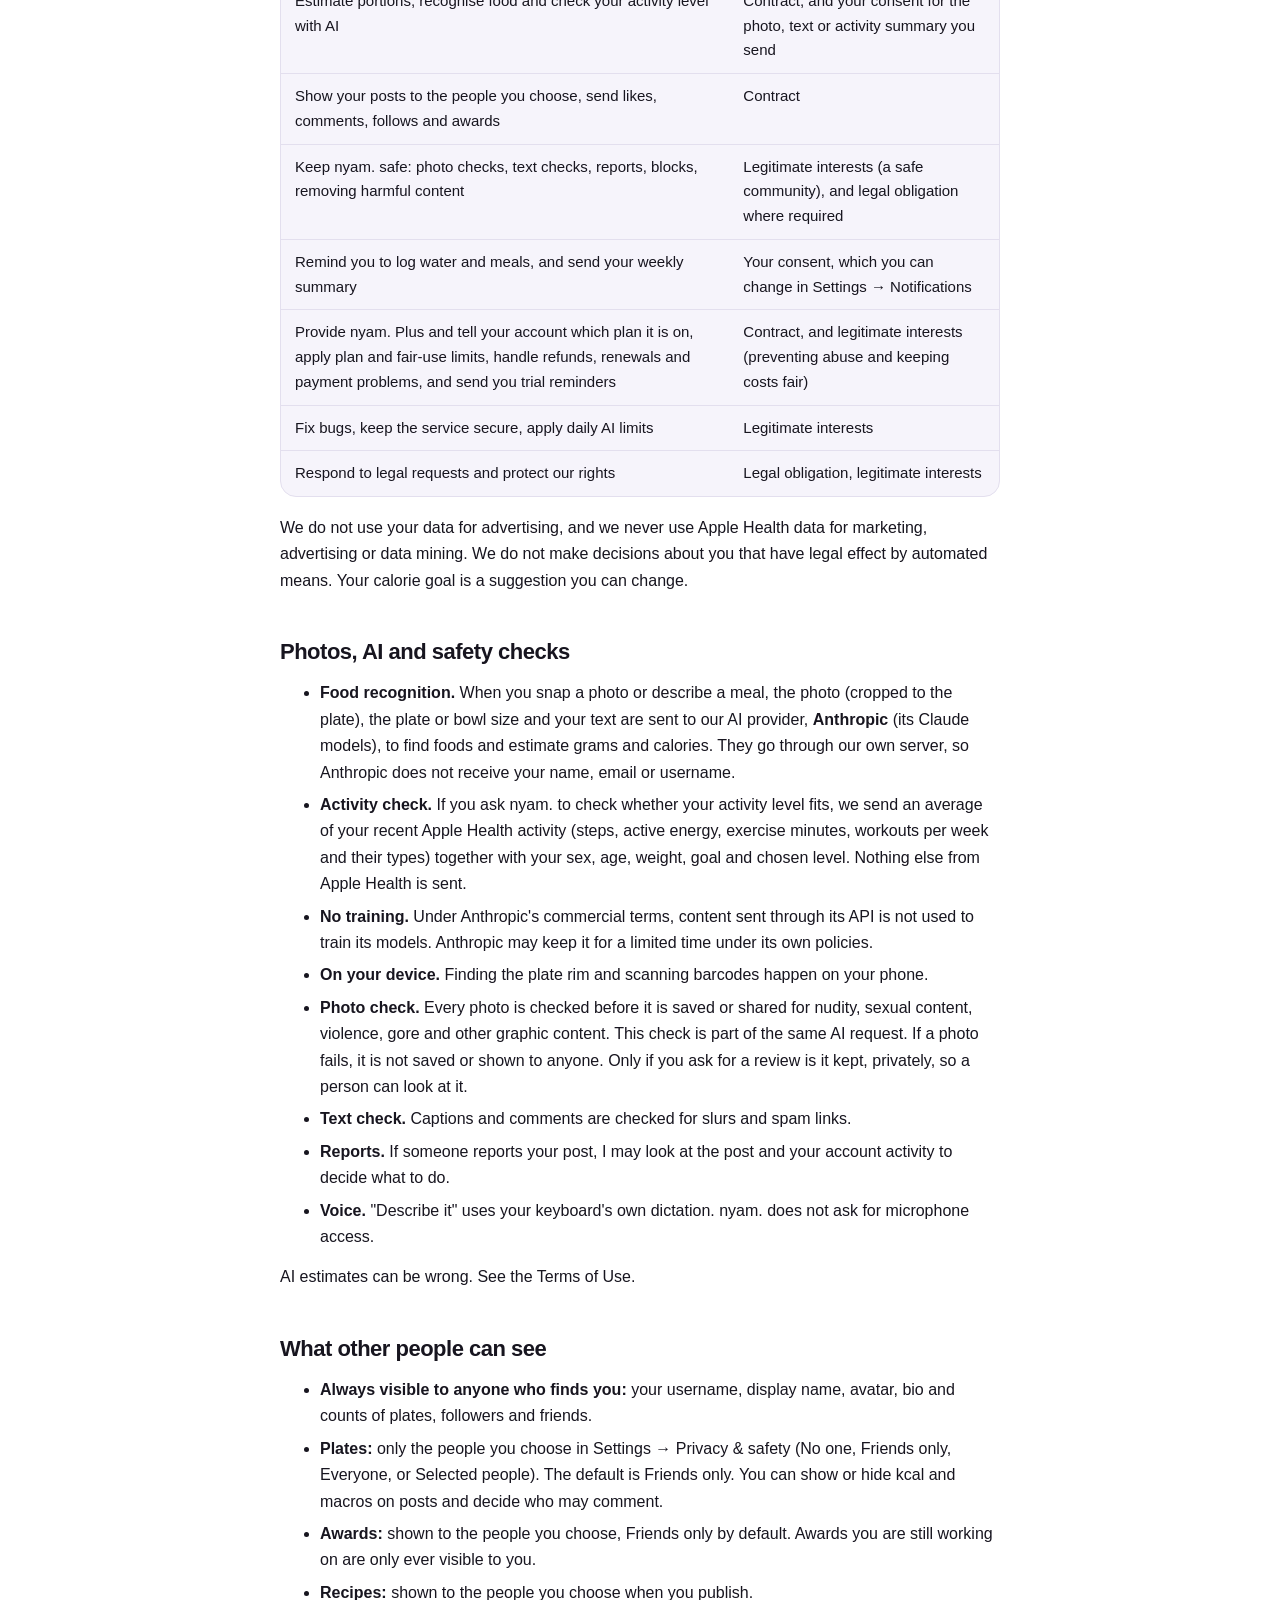
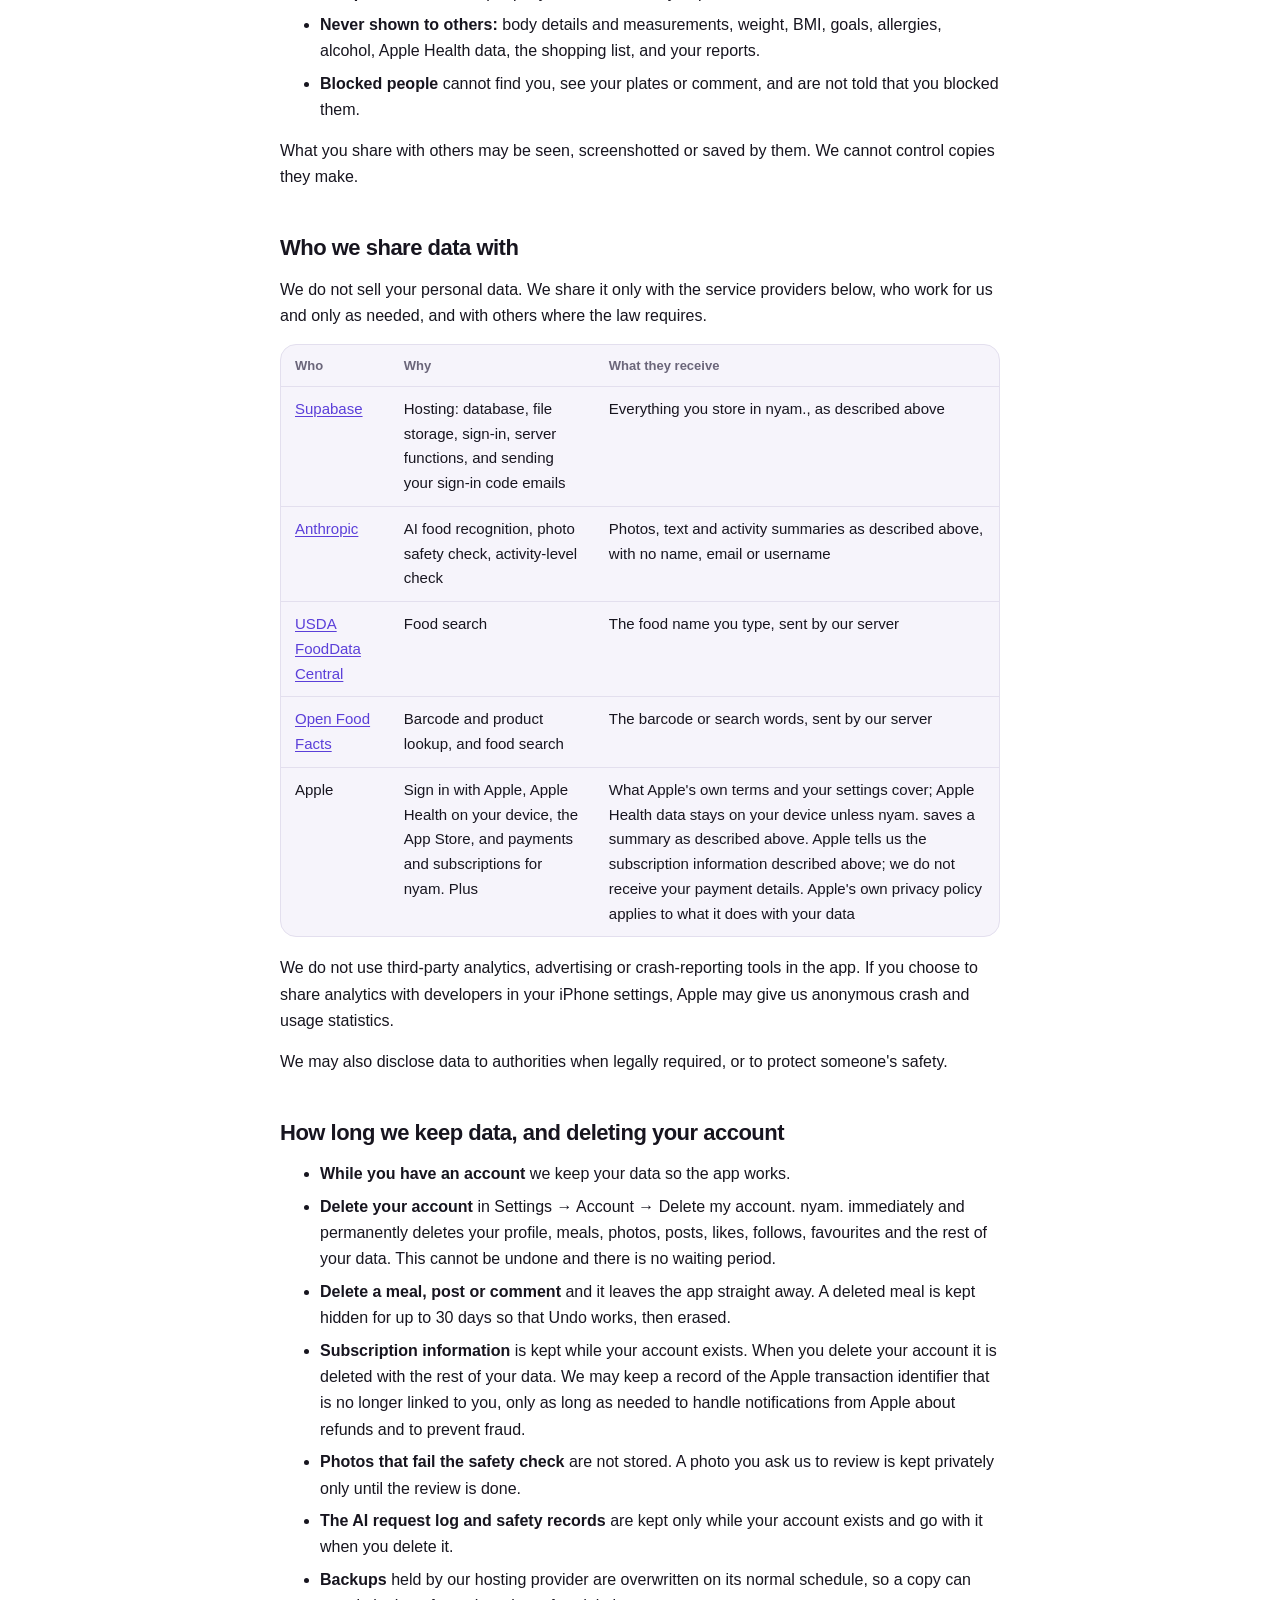
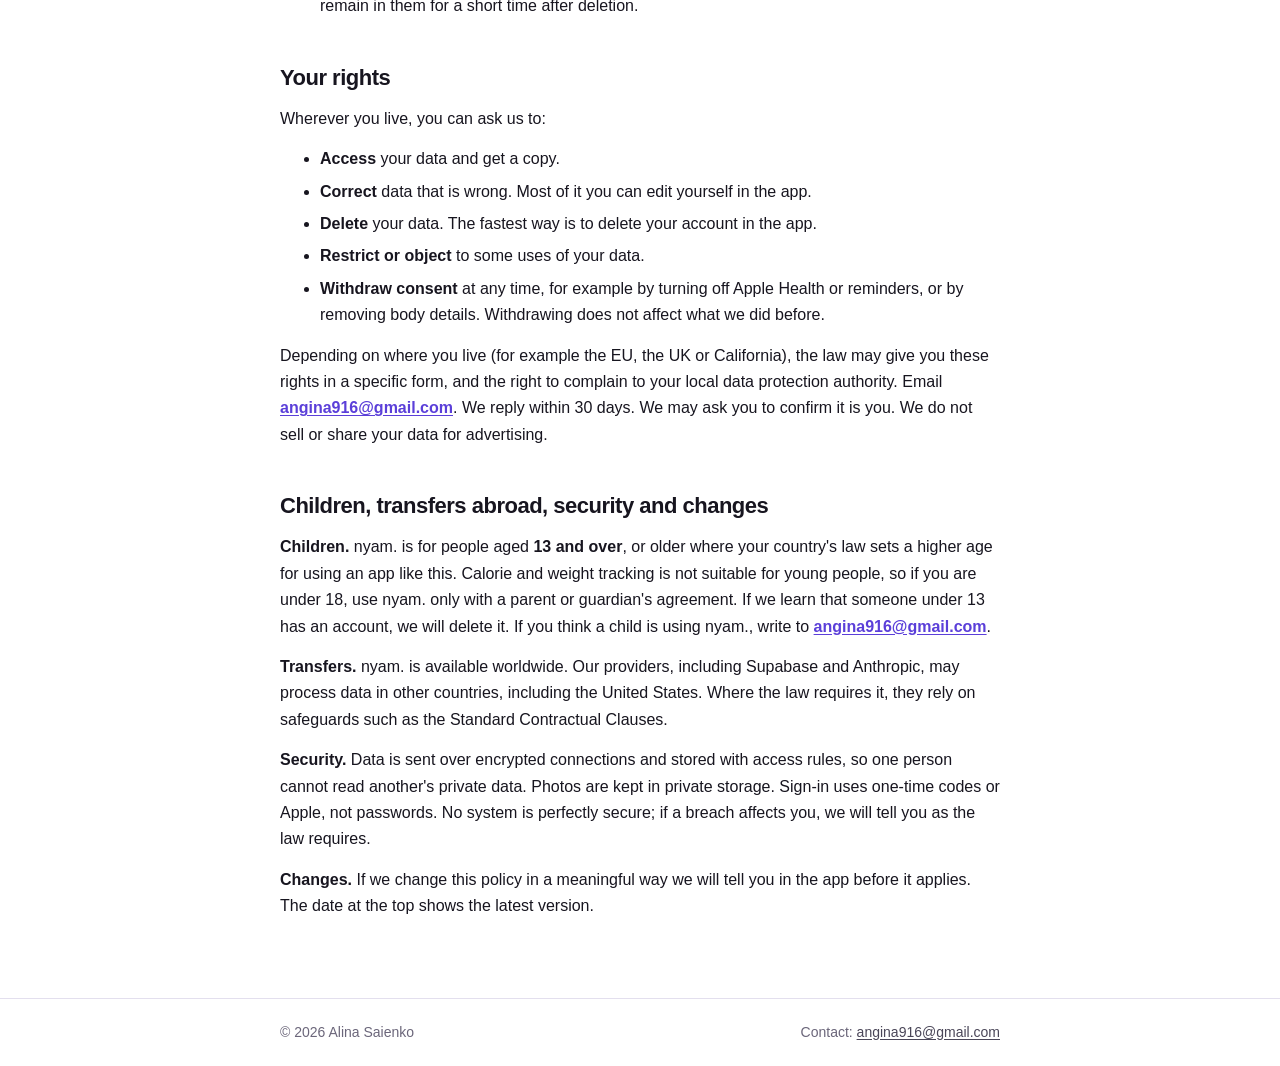
<file: privacy/index.html>
<!doctype html>
<html lang="en">
<head>
<meta charset="utf-8">
<meta name="viewport" content="width=device-width,initial-scale=1">
<title>nyam. Privacy Policy</title>
<meta name="description" content="What personal data nyam. collects, why, who can see it, and your choices.">
<meta name="theme-color" content="#08070C">
<link rel="stylesheet" href="../style.css">
</head>
<body>
<header class="top"><div class="wrap">
<a class="logo" href="../" aria-label="nyam. home">nyam<span class="dot"></span></a>
<nav><a href="../help/">Help</a><a href="../privacy/" aria-current="page">Privacy Policy</a><a href="../terms/">Terms of Use</a></nav>
</div></header>
<main><div class="wrap">
<h1 id="nyam-privacy-policy">nyam. Privacy Policy</h1>
<p class="updated">Last updated 11 November 2026</p>
<p>This policy explains what personal data nyam. collects, why, who can see it, and the choices you have. It applies to the nyam. iPhone app and its related emails and website.</p>
<h2 id="in-short">In short</h2>
<ul>
<li>We collect what you give us (profile, body details, meals, photos) and what you allow (Apple Health, camera, reminders).</li>
<li>Some of it is health data. We use it only to run nyam., and only with your consent.</li>
<li>You choose who sees your plates. Alcohol, allergies, body details, weight and Apple Health data are always private to you.</li>
<li>We do not sell your personal data, show ads, or use tracking or advertising SDKs.</li>
<li>You can delete your account in the app at any time. Everything is erased straight away.</li>
</ul>
<h2 id="who-we-are">Who we are</h2>
<p>nyam. is made and run by <strong>Alina Saienko</strong>, an independent developer acting as an individual, not a company ("nyam.", "we", "us"). I decide how your data is used and I am responsible for it.</p>
<p>Privacy questions and requests: <strong><a href="mailto:angina916@gmail.com">angina916@gmail.com</a></strong>.</p>
<h2 id="what-we-collect">What we collect</h2>
<div class="tablewrap"><table>
<thead>
<tr>
<th>Data</th>
<th>Examples</th>
<th>Source</th>
<th>Who can see it</th>
</tr>
</thead>
<tbody>
<tr>
<td>Account</td>
<td>Email address, or the identifier Apple gives us when you use Sign in with Apple (this can be a private relay address); one-time sign-in codes; IP address and device details in sign-in logs</td>
<td>You, Apple</td>
<td>Only you and us</td>
</tr>
<tr>
<td>Profile</td>
<td>Username, avatar, display name, bio, who you follow and who follows you</td>
<td>You</td>
<td>Anyone who finds you (profile, bio and counts)</td>
</tr>
<tr>
<td>Body and goals (health data)</td>
<td>Sex, age (kept as a birth year), height, weight, goal weight, goal and pace, activity level, BMI, clothes sizes, body measurements, weigh-ins</td>
<td>You, Apple Health</td>
<td>Only you</td>
</tr>
<tr>
<td>Food and drink logs</td>
<td>Meals, items, grams, calories, macros, water and drinks, favourites, saved recipes, shopping list</td>
<td>You, the AI, food databases</td>
<td>You; meals you share are seen by the people you choose</td>
</tr>
<tr>
<td>Alcohol (health data)</td>
<td>Type, size, strength, weekly total</td>
<td>You</td>
<td>Only you, never on posts or profiles</td>
</tr>
<tr>
<td>Allergies and diet (health data)</td>
<td>Allergens, intolerances, ingredients to avoid, diet</td>
<td>You</td>
<td>Only you</td>
</tr>
<tr>
<td>Photos</td>
<td>Meal and recipe photos, avatar, optional side photo of a bowl, the plate or bowl size and where its rim is</td>
<td>Camera, photo library</td>
<td>You; shared photos are seen by the people you choose</td>
</tr>
<tr>
<td>Apple Health (health data)</td>
<td>Read: workouts, steps, active energy, walking, running, cycling and swimming distance, exercise minutes, body weight. Written back, only if you allow it: activities and weight you add in nyam.</td>
<td>Apple Health</td>
<td>Only you</td>
</tr>
<tr>
<td>Daily activity totals (health data)</td>
<td>Steps, active energy and workouts per day, saved to your account to show analytics and award progress</td>
<td>Apple Health, you</td>
<td>Only you</td>
</tr>
<tr>
<td>Social content</td>
<td>Posts, captions, comments, likes, recipes, awards you choose to share</td>
<td>You</td>
<td>People you allow</td>
</tr>
<tr>
<td>Safety</td>
<td>Reports you send, blocks, takedowns and review requests</td>
<td>You, other users</td>
<td>Only us</td>
</tr>
<tr>
<td>AI request log</td>
<td>The time, type and result of each AI request (not the photo), kept to apply daily limits and check accuracy</td>
<td>Generated by nyam.</td>
<td>Only us</td>
</tr>
<tr>
<td>Subscription and purchases</td>
<td>If you start a trial or subscribe: the plan (monthly or annual), the status (trial, active, cancelled, in a payment retry, expired or refunded), the start, end and renewal dates, whether it will renew, an Apple transaction identifier, and whether the purchase was a test or live one</td>
<td>Apple</td>
<td>Only you and us</td>
</tr>
<tr>
<td>Time zone</td>
<td>Your phone's time zone, so we know when your week starts for the free plan's weekly AI limit</td>
<td>Your phone</td>
<td>Only us</td>
</tr>
<tr>
<td>Usage counters</td>
<td>How many AI logs you have used this week and today, so we can apply the limits in the Terms</td>
<td>Generated by nyam.</td>
<td>Only us</td>
</tr>
<tr>
<td>Reminders and notifications</td>
<td>Your notification choices, and the notifications shown inside the app. Reminders, including trial reminders, are local notifications created on your phone; we do not use a push server for them, and nothing about them is sent through third parties.</td>
<td>You, nyam.</td>
<td>Only you</td>
</tr>
</tbody>
</table></div>
<p>We do not ask for your precise location or your contacts. We never see or store your card, payment details or billing address; Apple handles them.</p>
<h2 id="why-we-use-it-and-our-legal-basis">Why we use it, and our legal basis</h2>
<p>Where privacy laws such as the GDPR or UK GDPR apply to you, this is the legal basis for each use. Wherever you live, the purposes are the same.</p>
<div class="tablewrap"><table>
<thead>
<tr>
<th>Purpose</th>
<th>Legal basis</th>
</tr>
</thead>
<tbody>
<tr>
<td>Create your account, sign you in, send sign-in codes</td>
<td>Contract</td>
</tr>
<tr>
<td>Log meals, work out calories, macros and your goal, show your day and analytics, run the shopping list and recipes</td>
<td>Contract</td>
</tr>
<tr>
<td>Process health data: body details, allergies, alcohol, weight, Apple Health activity</td>
<td>Your explicit consent, given when you enter or allow it and withdrawable at any time</td>
</tr>
<tr>
<td>Estimate portions, recognise food and check your activity level with AI</td>
<td>Contract, and your consent for the photo, text or activity summary you send</td>
</tr>
<tr>
<td>Show your posts to the people you choose, send likes, comments, follows and awards</td>
<td>Contract</td>
</tr>
<tr>
<td>Keep nyam. safe: photo checks, text checks, reports, blocks, removing harmful content</td>
<td>Legitimate interests (a safe community), and legal obligation where required</td>
</tr>
<tr>
<td>Remind you to log water and meals, and send your weekly summary</td>
<td>Your consent, which you can change in Settings → Notifications</td>
</tr>
<tr>
<td>Provide nyam. Plus and tell your account which plan it is on, apply plan and fair-use limits, handle refunds, renewals and payment problems, and send you trial reminders</td>
<td>Contract, and legitimate interests (preventing abuse and keeping costs fair)</td>
</tr>
<tr>
<td>Fix bugs, keep the service secure, apply daily AI limits</td>
<td>Legitimate interests</td>
</tr>
<tr>
<td>Respond to legal requests and protect our rights</td>
<td>Legal obligation, legitimate interests</td>
</tr>
</tbody>
</table></div>
<p>We do not use your data for advertising, and we never use Apple Health data for marketing, advertising or data mining. We do not make decisions about you that have legal effect by automated means. Your calorie goal is a suggestion you can change.</p>
<h2 id="photos-ai-and-safety-checks">Photos, AI and safety checks</h2>
<ul>
<li><strong>Food recognition.</strong> When you snap a photo or describe a meal, the photo (cropped to the plate), the plate or bowl size and your text are sent to our AI provider, <strong>Anthropic</strong> (its Claude models), to find foods and estimate grams and calories. They go through our own server, so Anthropic does not receive your name, email or username.</li>
<li><strong>Activity check.</strong> If you ask nyam. to check whether your activity level fits, we send an average of your recent Apple Health activity (steps, active energy, exercise minutes, workouts per week and their types) together with your sex, age, weight, goal and chosen level. Nothing else from Apple Health is sent.</li>
<li><strong>No training.</strong> Under Anthropic's commercial terms, content sent through its API is not used to train its models. Anthropic may keep it for a limited time under its own policies.</li>
<li><strong>On your device.</strong> Finding the plate rim and scanning barcodes happen on your phone.</li>
<li><strong>Photo check.</strong> Every photo is checked before it is saved or shared for nudity, sexual content, violence, gore and other graphic content. This check is part of the same AI request. If a photo fails, it is not saved or shown to anyone. Only if you ask for a review is it kept, privately, so a person can look at it.</li>
<li><strong>Text check.</strong> Captions and comments are checked for slurs and spam links.</li>
<li><strong>Reports.</strong> If someone reports your post, I may look at the post and your account activity to decide what to do.</li>
<li><strong>Voice.</strong> "Describe it" uses your keyboard's own dictation. nyam. does not ask for microphone access.</li>
</ul>
<p>AI estimates can be wrong. See the Terms of Use.</p>
<h2 id="what-other-people-can-see">What other people can see</h2>
<ul>
<li><strong>Always visible to anyone who finds you:</strong> your username, display name, avatar, bio and counts of plates, followers and friends.</li>
<li><strong>Plates:</strong> only the people you choose in Settings → Privacy &amp; safety (No one, Friends only, Everyone, or Selected people). The default is Friends only. You can show or hide kcal and macros on posts and decide who may comment.</li>
<li><strong>Awards:</strong> shown to the people you choose, Friends only by default. Awards you are still working on are only ever visible to you.</li>
<li><strong>Recipes:</strong> shown to the people you choose when you publish.</li>
<li><strong>Never shown to others:</strong> body details and measurements, weight, BMI, goals, allergies, alcohol, Apple Health data, the shopping list, and your reports.</li>
<li><strong>Blocked people</strong> cannot find you, see your plates or comment, and are not told that you blocked them.</li>
</ul>
<p>What you share with others may be seen, screenshotted or saved by them. We cannot control copies they make.</p>
<h2 id="who-we-share-data-with">Who we share data with</h2>
<p>We do not sell your personal data. We share it only with the service providers below, who work for us and only as needed, and with others where the law requires.</p>
<div class="tablewrap"><table>
<thead>
<tr>
<th>Who</th>
<th>Why</th>
<th>What they receive</th>
</tr>
</thead>
<tbody>
<tr>
<td><a href="https://supabase.com">Supabase</a></td>
<td>Hosting: database, file storage, sign-in, server functions, and sending your sign-in code emails</td>
<td>Everything you store in nyam., as described above</td>
</tr>
<tr>
<td><a href="https://www.anthropic.com">Anthropic</a></td>
<td>AI food recognition, photo safety check, activity-level check</td>
<td>Photos, text and activity summaries as described above, with no name, email or username</td>
</tr>
<tr>
<td><a href="https://fdc.nal.usda.gov">USDA FoodData Central</a></td>
<td>Food search</td>
<td>The food name you type, sent by our server</td>
</tr>
<tr>
<td><a href="https://world.openfoodfacts.org">Open Food Facts</a></td>
<td>Barcode and product lookup, and food search</td>
<td>The barcode or search words, sent by our server</td>
</tr>
<tr>
<td>Apple</td>
<td>Sign in with Apple, Apple Health on your device, the App Store, and payments and subscriptions for nyam. Plus</td>
<td>What Apple's own terms and your settings cover; Apple Health data stays on your device unless nyam. saves a summary as described above. Apple tells us the subscription information described above; we do not receive your payment details. Apple's own privacy policy applies to what it does with your data</td>
</tr>
</tbody>
</table></div>
<p>We do not use third-party analytics, advertising or crash-reporting tools in the app. If you choose to share analytics with developers in your iPhone settings, Apple may give us anonymous crash and usage statistics.</p>
<p>We may also disclose data to authorities when legally required, or to protect someone's safety.</p>
<h2 id="how-long-we-keep-data-and-deleting-your-account">How long we keep data, and deleting your account</h2>
<ul>
<li><strong>While you have an account</strong> we keep your data so the app works.</li>
<li><strong>Delete your account</strong> in Settings → Account → Delete my account. nyam. immediately and permanently deletes your profile, meals, photos, posts, likes, follows, favourites and the rest of your data. This cannot be undone and there is no waiting period.</li>
<li><strong>Delete a meal, post or comment</strong> and it leaves the app straight away. A deleted meal is kept hidden for up to 30 days so that Undo works, then erased.</li>
<li><strong>Subscription information</strong> is kept while your account exists. When you delete your account it is deleted with the rest of your data. We may keep a record of the Apple transaction identifier that is no longer linked to you, only as long as needed to handle notifications from Apple about refunds and to prevent fraud.</li>
<li><strong>Photos that fail the safety check</strong> are not stored. A photo you ask us to review is kept privately only until the review is done.</li>
<li><strong>The AI request log and safety records</strong> are kept only while your account exists and go with it when you delete it.</li>
<li><strong>Backups</strong> held by our hosting provider are overwritten on its normal schedule, so a copy can remain in them for a short time after deletion.</li>
</ul>
<h2 id="your-rights">Your rights</h2>
<p>Wherever you live, you can ask us to:</p>
<ul>
<li><strong>Access</strong> your data and get a copy.</li>
<li><strong>Correct</strong> data that is wrong. Most of it you can edit yourself in the app.</li>
<li><strong>Delete</strong> your data. The fastest way is to delete your account in the app.</li>
<li><strong>Restrict or object</strong> to some uses of your data.</li>
<li><strong>Withdraw consent</strong> at any time, for example by turning off Apple Health or reminders, or by removing body details. Withdrawing does not affect what we did before.</li>
</ul>
<p>Depending on where you live (for example the EU, the UK or California), the law may give you these rights in a specific form, and the right to complain to your local data protection authority. Email <strong><a href="mailto:angina916@gmail.com">angina916@gmail.com</a></strong>. We reply within 30 days. We may ask you to confirm it is you. We do not sell or share your data for advertising.</p>
<h2 id="children-transfers-abroad-security-and-changes">Children, transfers abroad, security and changes</h2>
<p><strong>Children.</strong> nyam. is for people aged <strong>13 and over</strong>, or older where your country's law sets a higher age for using an app like this. Calorie and weight tracking is not suitable for young people, so if you are under 18, use nyam. only with a parent or guardian's agreement. If we learn that someone under 13 has an account, we will delete it. If you think a child is using nyam., write to <strong><a href="mailto:angina916@gmail.com">angina916@gmail.com</a></strong>.</p>
<p><strong>Transfers.</strong> nyam. is available worldwide. Our providers, including Supabase and Anthropic, may process data in other countries, including the United States. Where the law requires it, they rely on safeguards such as the Standard Contractual Clauses.</p>
<p><strong>Security.</strong> Data is sent over encrypted connections and stored with access rules, so one person cannot read another's private data. Photos are kept in private storage. Sign-in uses one-time codes or Apple, not passwords. No system is perfectly secure; if a breach affects you, we will tell you as the law requires.</p>
<p><strong>Changes.</strong> If we change this policy in a meaningful way we will tell you in the app before it applies. The date at the top shows the latest version.</p>
</div></main>
<footer><div class="wrap"><span>&copy; 2026 Alina Saienko</span><span>Contact: <a href="mailto:angina916@gmail.com">angina916@gmail.com</a></span></div></footer>
</body>
</html>
</file>
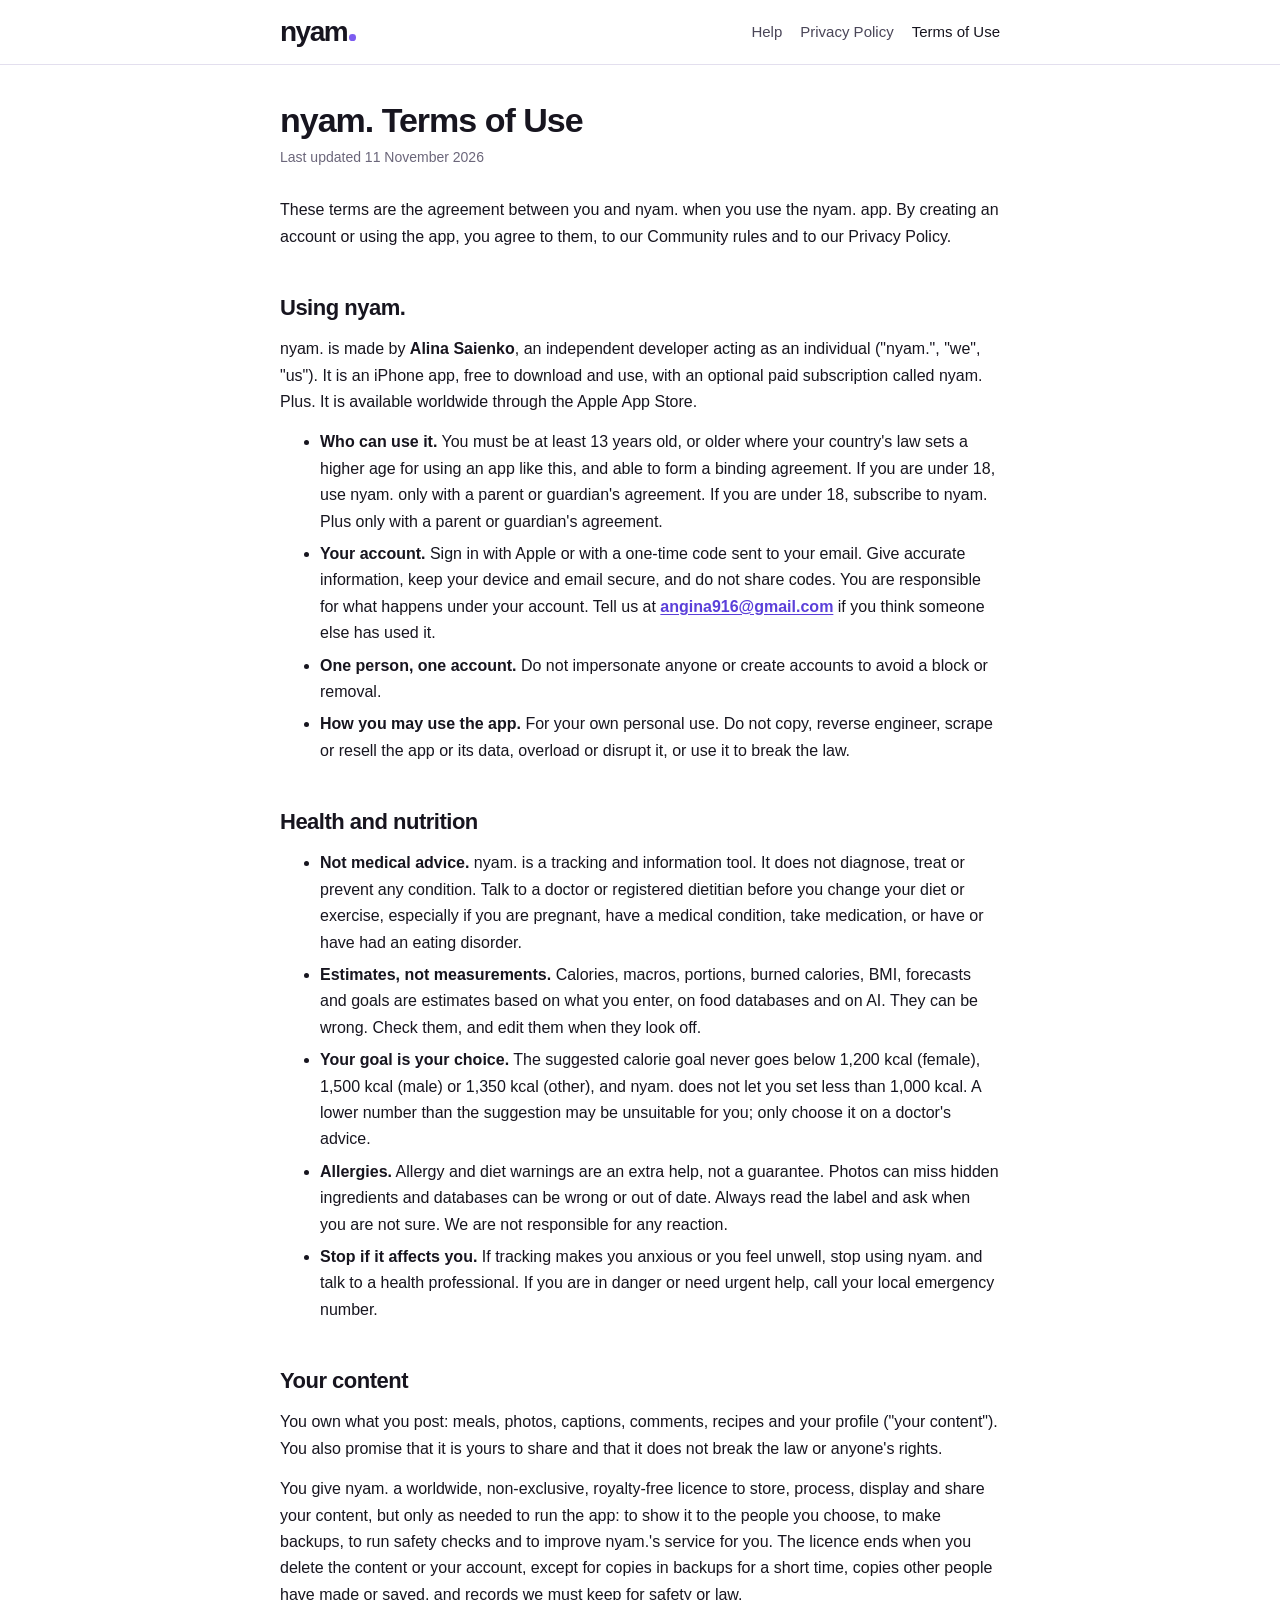
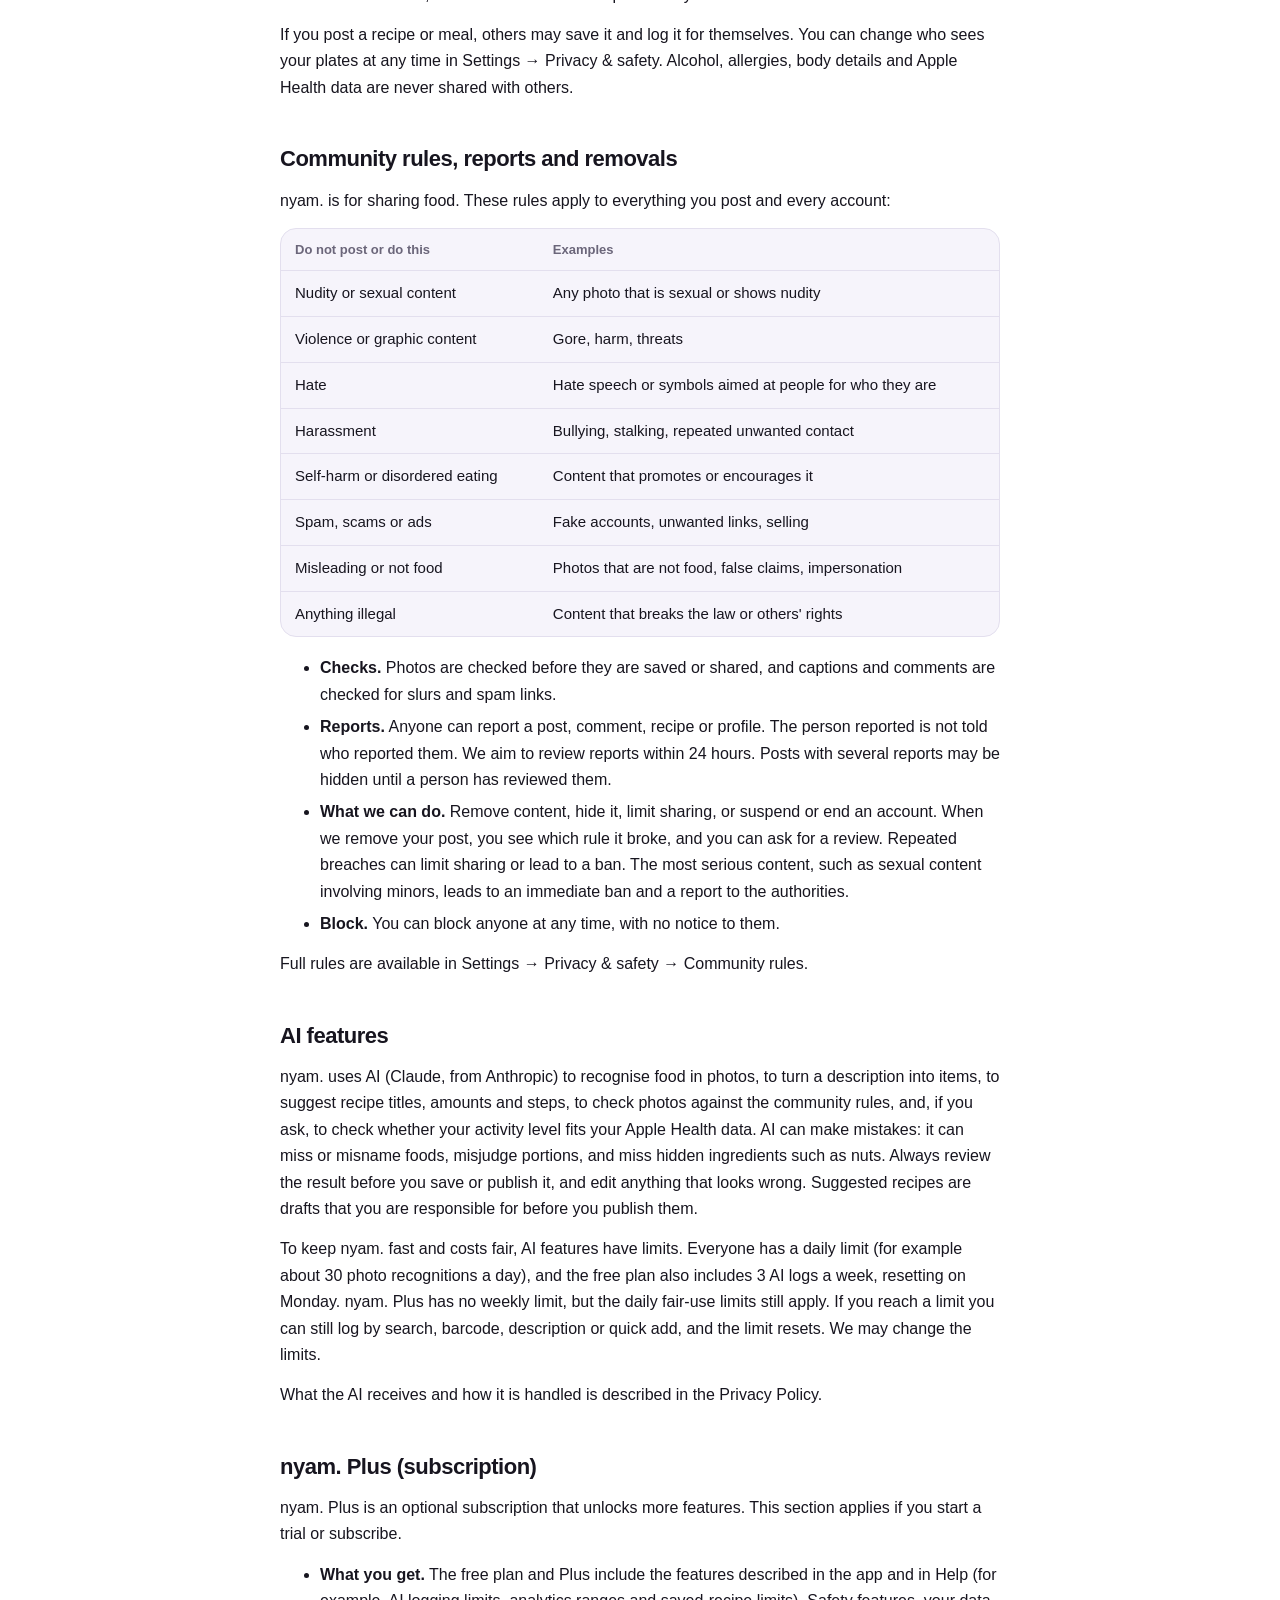
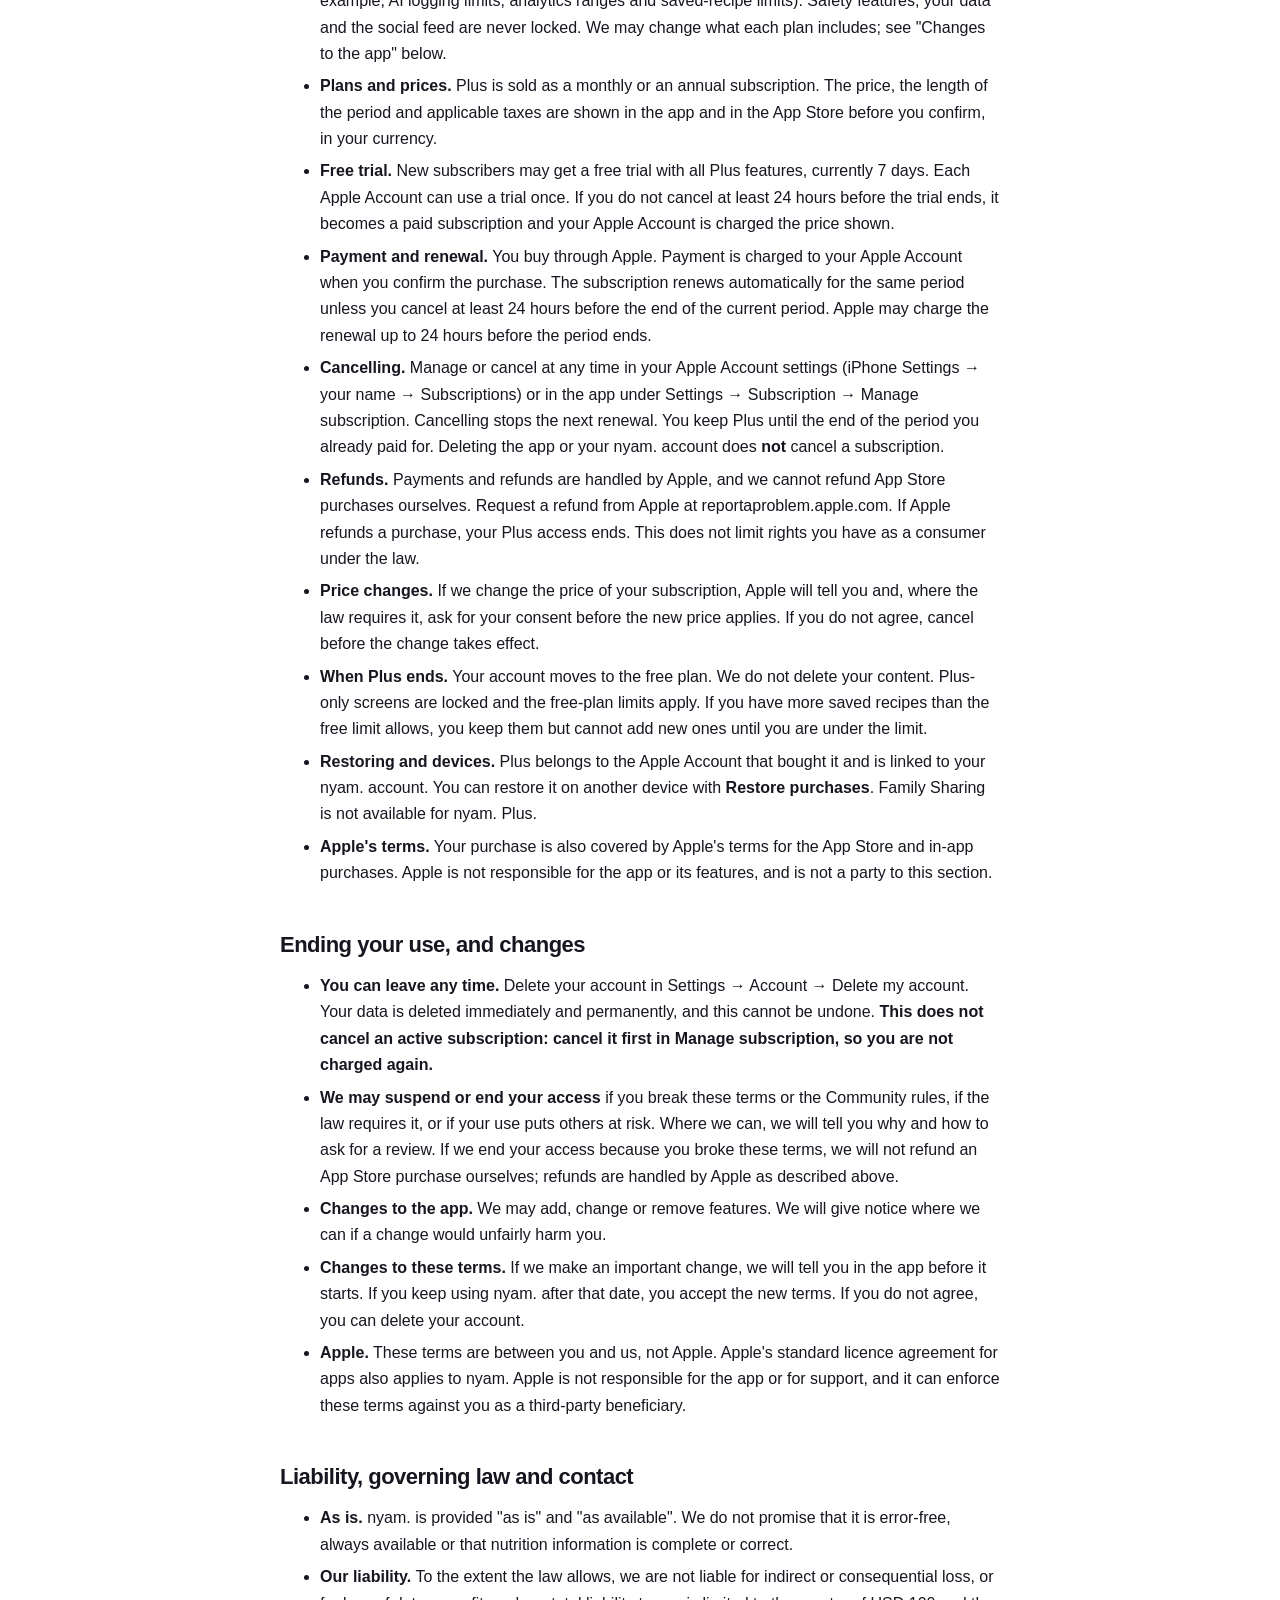
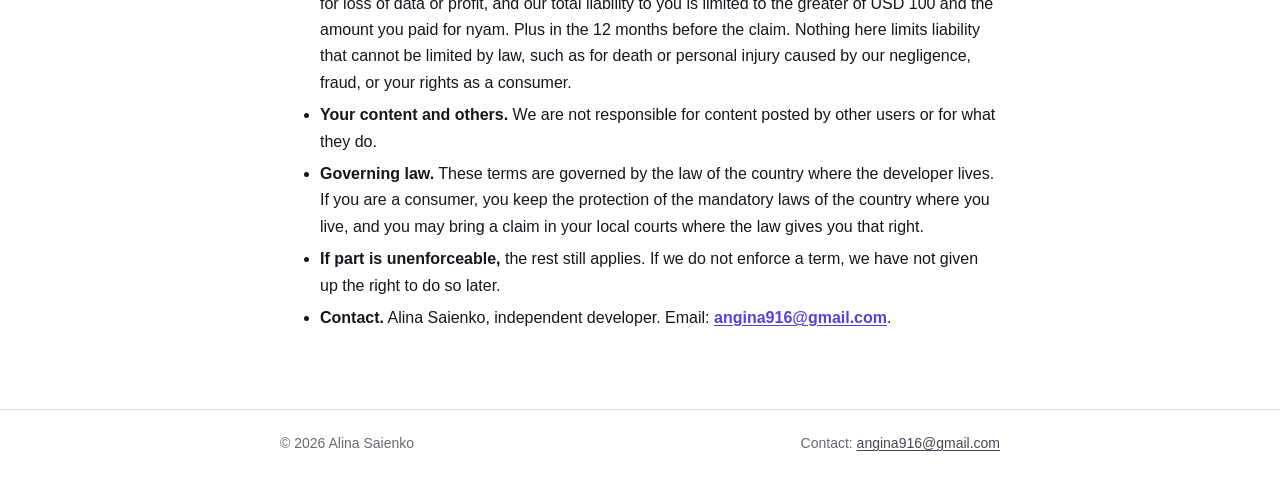
<file: terms/index.html>
<!doctype html>
<html lang="en">
<head>
<meta charset="utf-8">
<meta name="viewport" content="width=device-width,initial-scale=1">
<title>nyam. Terms of Use</title>
<meta name="description" content="The agreement between you and nyam. when you use the app.">
<meta name="theme-color" content="#08070C">
<link rel="stylesheet" href="../style.css">
</head>
<body>
<header class="top"><div class="wrap">
<a class="logo" href="../" aria-label="nyam. home">nyam<span class="dot"></span></a>
<nav><a href="../help/">Help</a><a href="../privacy/">Privacy Policy</a><a href="../terms/" aria-current="page">Terms of Use</a></nav>
</div></header>
<main><div class="wrap">
<h1 id="nyam-terms-of-use">nyam. Terms of Use</h1>
<p class="updated">Last updated 11 November 2026</p>
<p>These terms are the agreement between you and nyam. when you use the nyam. app. By creating an account or using the app, you agree to them, to our Community rules and to our Privacy Policy.</p>
<h2 id="using-nyam">Using nyam.</h2>
<p>nyam. is made by <strong>Alina Saienko</strong>, an independent developer acting as an individual ("nyam.", "we", "us"). It is an iPhone app, free to download and use, with an optional paid subscription called nyam. Plus. It is available worldwide through the Apple App Store.</p>
<ul>
<li><strong>Who can use it.</strong> You must be at least 13 years old, or older where your country's law sets a higher age for using an app like this, and able to form a binding agreement. If you are under 18, use nyam. only with a parent or guardian's agreement. If you are under 18, subscribe to nyam. Plus only with a parent or guardian's agreement.</li>
<li><strong>Your account.</strong> Sign in with Apple or with a one-time code sent to your email. Give accurate information, keep your device and email secure, and do not share codes. You are responsible for what happens under your account. Tell us at <strong><a href="mailto:angina916@gmail.com">angina916@gmail.com</a></strong> if you think someone else has used it.</li>
<li><strong>One person, one account.</strong> Do not impersonate anyone or create accounts to avoid a block or removal.</li>
<li><strong>How you may use the app.</strong> For your own personal use. Do not copy, reverse engineer, scrape or resell the app or its data, overload or disrupt it, or use it to break the law.</li>
</ul>
<h2 id="health-and-nutrition">Health and nutrition</h2>
<ul>
<li><strong>Not medical advice.</strong> nyam. is a tracking and information tool. It does not diagnose, treat or prevent any condition. Talk to a doctor or registered dietitian before you change your diet or exercise, especially if you are pregnant, have a medical condition, take medication, or have or have had an eating disorder.</li>
<li><strong>Estimates, not measurements.</strong> Calories, macros, portions, burned calories, BMI, forecasts and goals are estimates based on what you enter, on food databases and on AI. They can be wrong. Check them, and edit them when they look off.</li>
<li><strong>Your goal is your choice.</strong> The suggested calorie goal never goes below 1,200 kcal (female), 1,500 kcal (male) or 1,350 kcal (other), and nyam. does not let you set less than 1,000 kcal. A lower number than the suggestion may be unsuitable for you; only choose it on a doctor's advice.</li>
<li><strong>Allergies.</strong> Allergy and diet warnings are an extra help, not a guarantee. Photos can miss hidden ingredients and databases can be wrong or out of date. Always read the label and ask when you are not sure. We are not responsible for any reaction.</li>
<li><strong>Stop if it affects you.</strong> If tracking makes you anxious or you feel unwell, stop using nyam. and talk to a health professional. If you are in danger or need urgent help, call your local emergency number.</li>
</ul>
<h2 id="your-content">Your content</h2>
<p>You own what you post: meals, photos, captions, comments, recipes and your profile ("your content"). You also promise that it is yours to share and that it does not break the law or anyone's rights.</p>
<p>You give nyam. a worldwide, non-exclusive, royalty-free licence to store, process, display and share your content, but only as needed to run the app: to show it to the people you choose, to make backups, to run safety checks and to improve nyam.'s service for you. The licence ends when you delete the content or your account, except for copies in backups for a short time, copies other people have made or saved, and records we must keep for safety or law.</p>
<p>If you post a recipe or meal, others may save it and log it for themselves. You can change who sees your plates at any time in Settings → Privacy &amp; safety. Alcohol, allergies, body details and Apple Health data are never shared with others.</p>
<h2 id="community-rules-reports-and-removals">Community rules, reports and removals</h2>
<p>nyam. is for sharing food. These rules apply to everything you post and every account:</p>
<div class="tablewrap"><table>
<thead>
<tr>
<th>Do not post or do this</th>
<th>Examples</th>
</tr>
</thead>
<tbody>
<tr>
<td>Nudity or sexual content</td>
<td>Any photo that is sexual or shows nudity</td>
</tr>
<tr>
<td>Violence or graphic content</td>
<td>Gore, harm, threats</td>
</tr>
<tr>
<td>Hate</td>
<td>Hate speech or symbols aimed at people for who they are</td>
</tr>
<tr>
<td>Harassment</td>
<td>Bullying, stalking, repeated unwanted contact</td>
</tr>
<tr>
<td>Self-harm or disordered eating</td>
<td>Content that promotes or encourages it</td>
</tr>
<tr>
<td>Spam, scams or ads</td>
<td>Fake accounts, unwanted links, selling</td>
</tr>
<tr>
<td>Misleading or not food</td>
<td>Photos that are not food, false claims, impersonation</td>
</tr>
<tr>
<td>Anything illegal</td>
<td>Content that breaks the law or others' rights</td>
</tr>
</tbody>
</table></div>
<ul>
<li><strong>Checks.</strong> Photos are checked before they are saved or shared, and captions and comments are checked for slurs and spam links.</li>
<li><strong>Reports.</strong> Anyone can report a post, comment, recipe or profile. The person reported is not told who reported them. We aim to review reports within 24 hours. Posts with several reports may be hidden until a person has reviewed them.</li>
<li><strong>What we can do.</strong> Remove content, hide it, limit sharing, or suspend or end an account. When we remove your post, you see which rule it broke, and you can ask for a review. Repeated breaches can limit sharing or lead to a ban. The most serious content, such as sexual content involving minors, leads to an immediate ban and a report to the authorities.</li>
<li><strong>Block.</strong> You can block anyone at any time, with no notice to them.</li>
</ul>
<p>Full rules are available in Settings → Privacy &amp; safety → Community rules.</p>
<h2 id="ai-features">AI features</h2>
<p>nyam. uses AI (Claude, from Anthropic) to recognise food in photos, to turn a description into items, to suggest recipe titles, amounts and steps, to check photos against the community rules, and, if you ask, to check whether your activity level fits your Apple Health data. AI can make mistakes: it can miss or misname foods, misjudge portions, and miss hidden ingredients such as nuts. Always review the result before you save or publish it, and edit anything that looks wrong. Suggested recipes are drafts that you are responsible for before you publish them.</p>
<p>To keep nyam. fast and costs fair, AI features have limits. Everyone has a daily limit (for example about 30 photo recognitions a day), and the free plan also includes 3 AI logs a week, resetting on Monday. nyam. Plus has no weekly limit, but the daily fair-use limits still apply. If you reach a limit you can still log by search, barcode, description or quick add, and the limit resets. We may change the limits.</p>
<p>What the AI receives and how it is handled is described in the Privacy Policy.</p>
<h2 id="nyam-plus-subscription">nyam. Plus (subscription)</h2>
<p>nyam. Plus is an optional subscription that unlocks more features. This section applies if you start a trial or subscribe.</p>
<ul>
<li><strong>What you get.</strong> The free plan and Plus include the features described in the app and in Help (for example, AI logging limits, analytics ranges and saved-recipe limits). Safety features, your data and the social feed are never locked. We may change what each plan includes; see "Changes to the app" below.</li>
<li><strong>Plans and prices.</strong> Plus is sold as a monthly or an annual subscription. The price, the length of the period and applicable taxes are shown in the app and in the App Store before you confirm, in your currency.</li>
<li><strong>Free trial.</strong> New subscribers may get a free trial with all Plus features, currently 7 days. Each Apple Account can use a trial once. If you do not cancel at least 24 hours before the trial ends, it becomes a paid subscription and your Apple Account is charged the price shown.</li>
<li><strong>Payment and renewal.</strong> You buy through Apple. Payment is charged to your Apple Account when you confirm the purchase. The subscription renews automatically for the same period unless you cancel at least 24 hours before the end of the current period. Apple may charge the renewal up to 24 hours before the period ends.</li>
<li><strong>Cancelling.</strong> Manage or cancel at any time in your Apple Account settings (iPhone Settings → your name → Subscriptions) or in the app under Settings → Subscription → Manage subscription. Cancelling stops the next renewal. You keep Plus until the end of the period you already paid for. Deleting the app or your nyam. account does <strong>not</strong> cancel a subscription.</li>
<li><strong>Refunds.</strong> Payments and refunds are handled by Apple, and we cannot refund App Store purchases ourselves. Request a refund from Apple at reportaproblem.apple.com. If Apple refunds a purchase, your Plus access ends. This does not limit rights you have as a consumer under the law.</li>
<li><strong>Price changes.</strong> If we change the price of your subscription, Apple will tell you and, where the law requires it, ask for your consent before the new price applies. If you do not agree, cancel before the change takes effect.</li>
<li><strong>When Plus ends.</strong> Your account moves to the free plan. We do not delete your content. Plus-only screens are locked and the free-plan limits apply. If you have more saved recipes than the free limit allows, you keep them but cannot add new ones until you are under the limit.</li>
<li><strong>Restoring and devices.</strong> Plus belongs to the Apple Account that bought it and is linked to your nyam. account. You can restore it on another device with <strong>Restore purchases</strong>. Family Sharing is not available for nyam. Plus.</li>
<li><strong>Apple's terms.</strong> Your purchase is also covered by Apple's terms for the App Store and in-app purchases. Apple is not responsible for the app or its features, and is not a party to this section.</li>
</ul>
<h2 id="ending-your-use-and-changes">Ending your use, and changes</h2>
<ul>
<li><strong>You can leave any time.</strong> Delete your account in Settings → Account → Delete my account. Your data is deleted immediately and permanently, and this cannot be undone. <strong>This does not cancel an active subscription: cancel it first in Manage subscription, so you are not charged again.</strong></li>
<li><strong>We may suspend or end your access</strong> if you break these terms or the Community rules, if the law requires it, or if your use puts others at risk. Where we can, we will tell you why and how to ask for a review. If we end your access because you broke these terms, we will not refund an App Store purchase ourselves; refunds are handled by Apple as described above.</li>
<li><strong>Changes to the app.</strong> We may add, change or remove features. We will give notice where we can if a change would unfairly harm you.</li>
<li><strong>Changes to these terms.</strong> If we make an important change, we will tell you in the app before it starts. If you keep using nyam. after that date, you accept the new terms. If you do not agree, you can delete your account.</li>
<li><strong>Apple.</strong> These terms are between you and us, not Apple. Apple's standard licence agreement for apps also applies to nyam. Apple is not responsible for the app or for support, and it can enforce these terms against you as a third-party beneficiary.</li>
</ul>
<h2 id="liability-governing-law-and-contact">Liability, governing law and contact</h2>
<ul>
<li><strong>As is.</strong> nyam. is provided "as is" and "as available". We do not promise that it is error-free, always available or that nutrition information is complete or correct.</li>
<li><strong>Our liability.</strong> To the extent the law allows, we are not liable for indirect or consequential loss, or for loss of data or profit, and our total liability to you is limited to the greater of USD 100 and the amount you paid for nyam. Plus in the 12 months before the claim. Nothing here limits liability that cannot be limited by law, such as for death or personal injury caused by our negligence, fraud, or your rights as a consumer.</li>
<li><strong>Your content and others.</strong> We are not responsible for content posted by other users or for what they do.</li>
<li><strong>Governing law.</strong> These terms are governed by the law of the country where the developer lives. If you are a consumer, you keep the protection of the mandatory laws of the country where you live, and you may bring a claim in your local courts where the law gives you that right.</li>
<li><strong>If part is unenforceable,</strong> the rest still applies. If we do not enforce a term, we have not given up the right to do so later.</li>
<li><strong>Contact.</strong> Alina Saienko, independent developer. Email: <strong><a href="mailto:angina916@gmail.com">angina916@gmail.com</a></strong>.</li>
</ul>
</div></main>
<footer><div class="wrap"><span>&copy; 2026 Alina Saienko</span><span>Contact: <a href="mailto:angina916@gmail.com">angina916@gmail.com</a></span></div></footer>
</body>
</html>
</file>
<file: style.css>
:root{--void:#08070C;--card:#17151F;--line:#2A2734;--chalk:#F2F0F7;--mist:#CBC7D6;--mute:#A29DB0;--orchid:#A78BFA;}
*{box-sizing:border-box}
html{-webkit-text-size-adjust:100%}
body{margin:0;background:var(--void);color:var(--chalk);font:16px/1.65 -apple-system,BlinkMacSystemFont,"Segoe UI",Roboto,Helvetica,Arial,sans-serif}
a{color:var(--orchid);text-underline-offset:2px}
a:hover{color:#C9BBFF}
.wrap{max-width:760px;margin:0 auto;padding:0 20px}
header.top{border-bottom:1px solid var(--line)}
header.top .wrap{display:flex;align-items:center;justify-content:space-between;gap:16px;padding:18px 20px;flex-wrap:wrap}
.logo{font-weight:800;font-size:28px;letter-spacing:-1.5px;color:var(--chalk);text-decoration:none;line-height:1}
.logo .dot{display:inline-block;width:.24em;height:.24em;border-radius:50%;background:var(--orchid);margin-left:.06em}
nav a{color:var(--mist);text-decoration:none;margin-left:18px;font-size:15px}
nav a:hover,nav a[aria-current]{color:var(--chalk)}
main{padding:36px 0 64px}
h1{font-size:34px;line-height:1.15;letter-spacing:-1px;margin:0 0 6px;font-weight:800}
.updated{color:var(--mute);font-size:14px;margin:0 0 28px}
h2{font-size:22px;letter-spacing:-.5px;margin:40px 0 10px;font-weight:800;scroll-margin-top:16px}
h3{font-size:17px;margin:26px 0 8px;font-weight:700}
p,ul,ol{margin:0 0 14px}
li{margin-bottom:6px}
strong{font-weight:700}
.tablewrap{overflow-x:auto;margin:0 0 18px;border:1px solid var(--line);border-radius:16px;background:var(--card)}
table{border-collapse:collapse;width:100%;font-size:15px}
th,td{text-align:left;vertical-align:top;padding:10px 14px;border-bottom:1px solid var(--line)}
th{color:var(--mute);font-weight:600;font-size:13px;white-space:nowrap}
tr:last-child td{border-bottom:0}
footer{border-top:1px solid var(--line);color:var(--mute);font-size:14px}
footer .wrap{padding:22px 20px;display:flex;gap:8px 20px;flex-wrap:wrap;justify-content:space-between}
footer a{color:var(--mist)}
.cards{display:grid;gap:14px;margin:28px 0}
.card{display:block;background:var(--card);border:1px solid var(--line);border-radius:28px;padding:22px 24px;text-decoration:none;color:var(--chalk)}
.card:hover{border-color:var(--orchid)}
.card b{display:block;font-size:19px;letter-spacing:-.3px;margin-bottom:4px}
.card span{color:var(--mute);font-size:15px}
.lead{font-size:19px;color:var(--mist)}
@media (prefers-color-scheme:light){
:root{--void:#FFFFFF;--card:#F6F4FB;--line:#E3DFEE;--chalk:#17151F;--mist:#4A4658;--mute:#6B667A;--orchid:#5B3FD9}
a:hover{color:#3E27A8}
.logo .dot{background:#7C5CF0}
}
@media print{body{background:#fff;color:#000}header.top,footer{display:none}}
</file>
